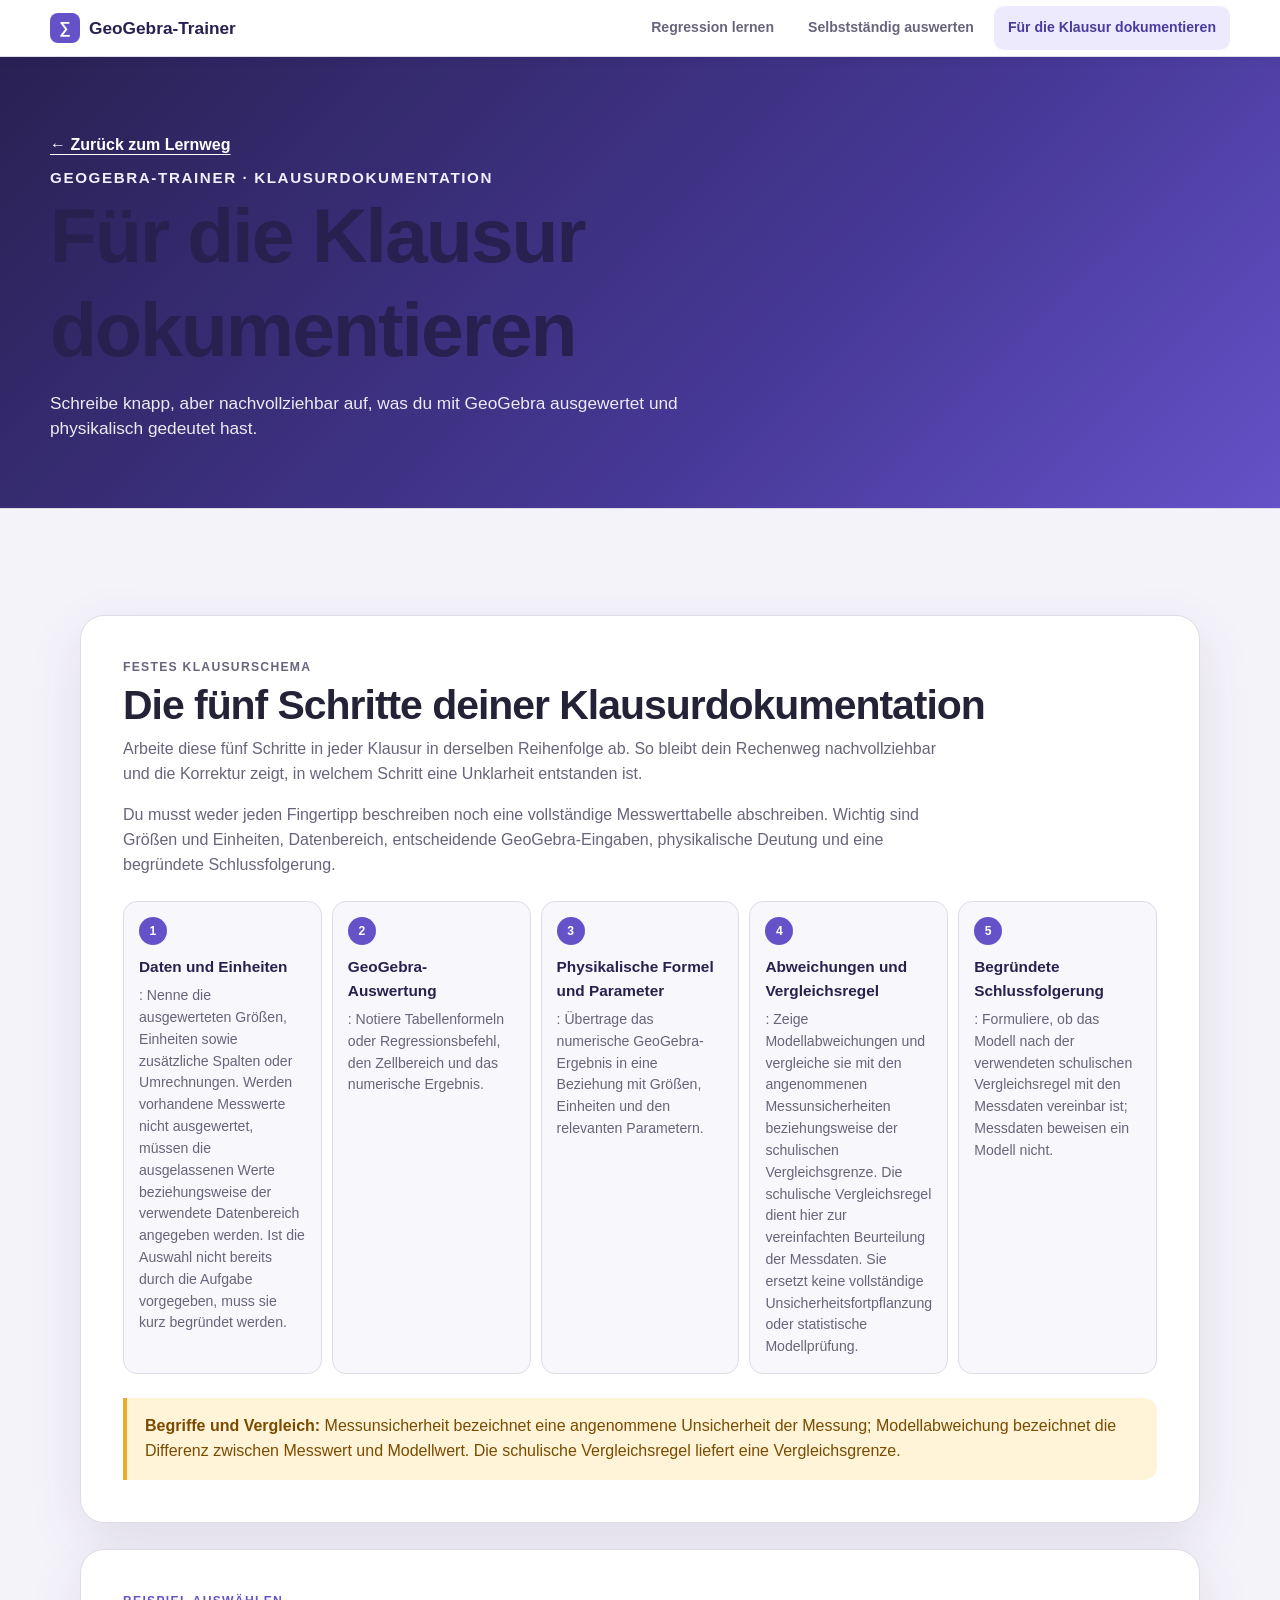
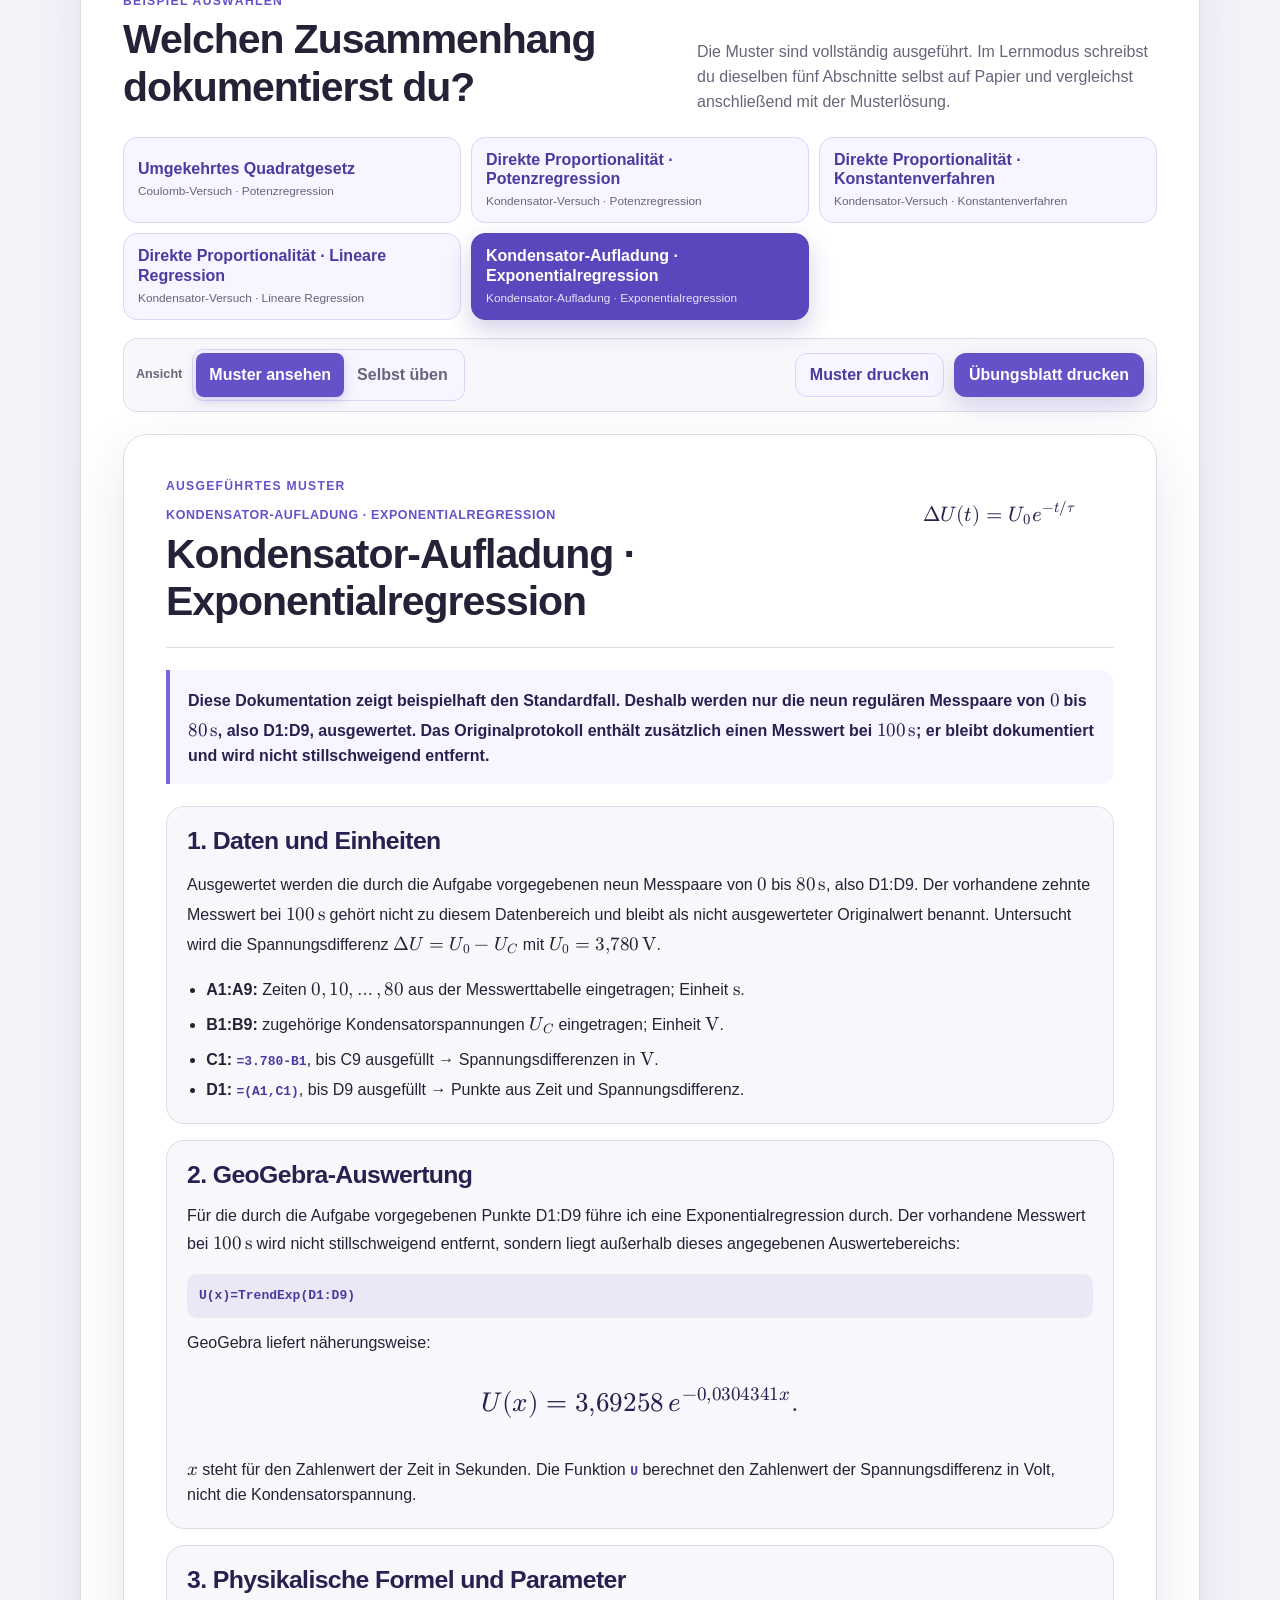
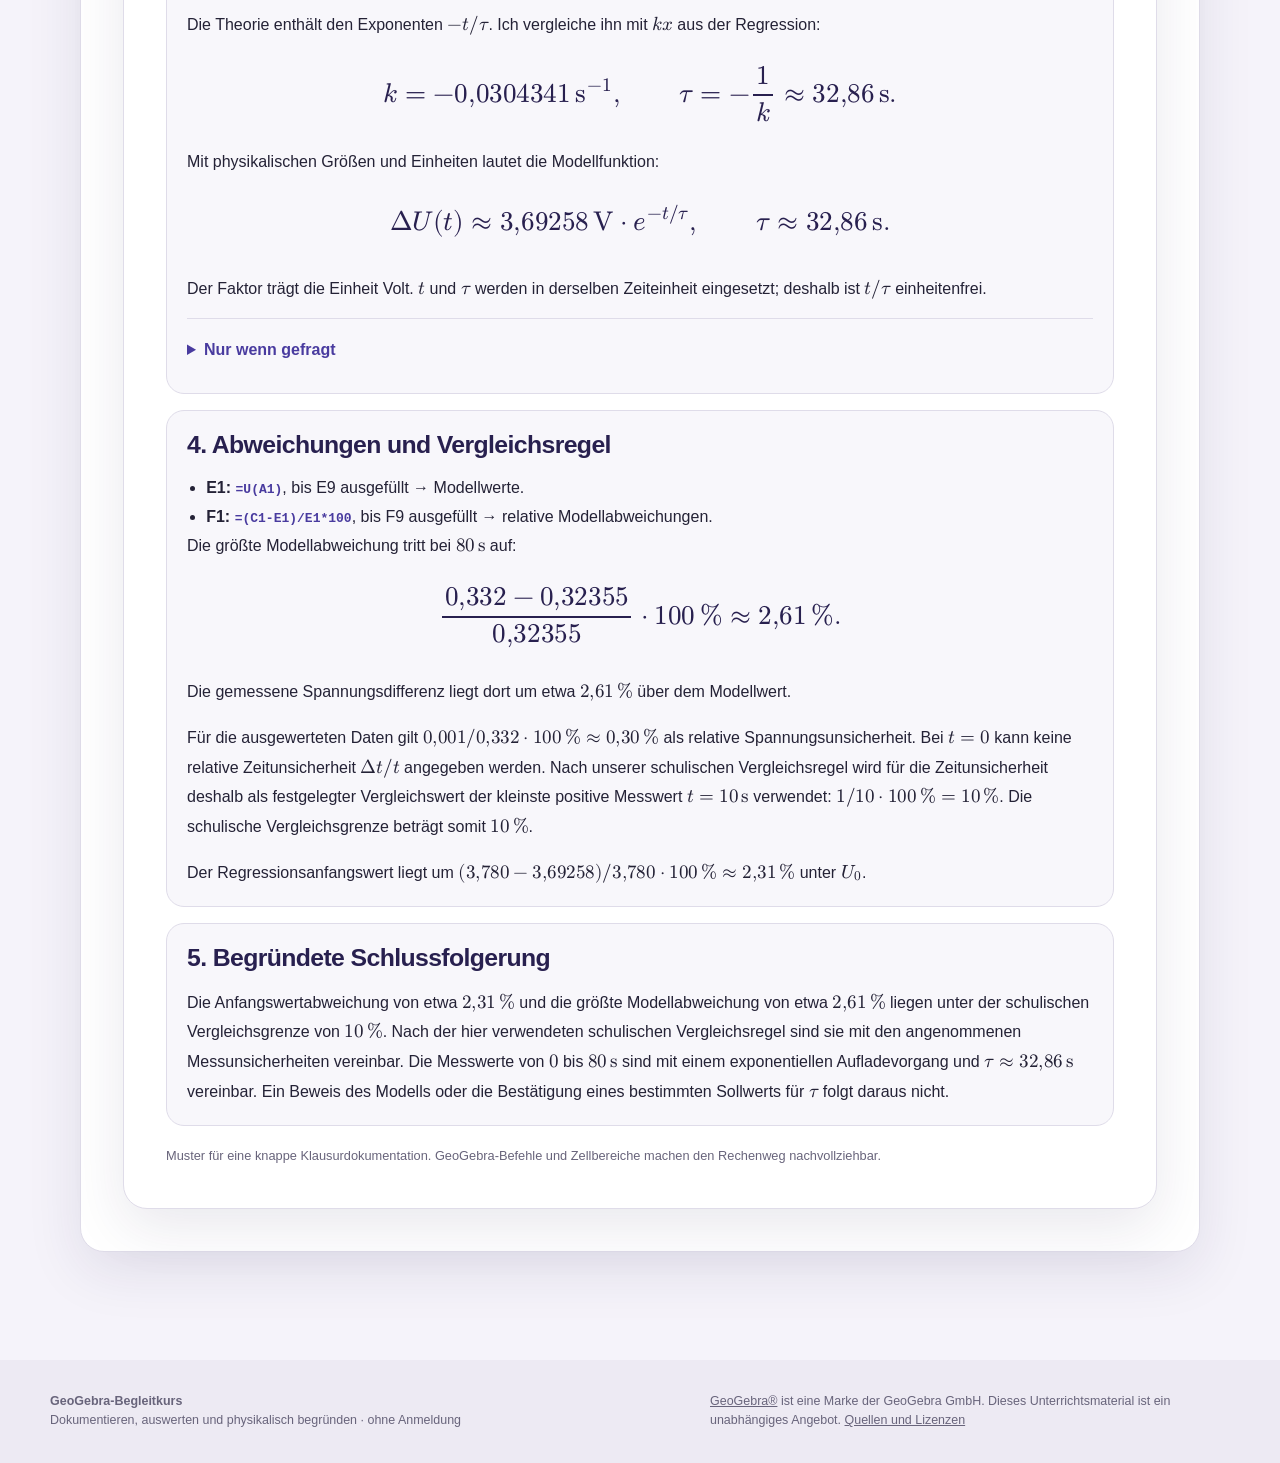
<file: dokumentation.html>
<!doctype html>
<html lang="de">
<head>
  <meta charset="utf-8">
  <meta name="viewport" content="width=device-width, initial-scale=1, viewport-fit=cover">
  <meta name="theme-color" content="#6552c8">
  <meta name="robots" content="noindex, nofollow, noarchive, nosnippet, noimageindex">
  <meta name="description" content="Kompakte Klausurdokumentationen zu fünf GeoGebra-Auswertungswegen in der Physik.">
  <title>GeoGebra-Trainer · Für die Klausur dokumentieren</title>
  <link rel="preload" href="./assets/vendor/mathjax/tex-chtml.js" as="script">
  <link rel="stylesheet" href="./style.css">
</head>
<body class="documentation-page" data-print-target="screen" data-math-state="loading">
  <a class="skip-link" href="#main">Zum Inhalt springen</a>

  <nav class="site-nav" aria-label="Hauptnavigation">
    <div class="wrap site-nav-inner">
      <a class="nav-brand" href="./index.html"><span class="brand-mark" aria-hidden="true">∑</span> GeoGebra-Trainer</a>
      <ul class="nav-menu">
        <li><a class="nav-link" data-nav="learn" href="./index.html">Regression lernen</a></li>
        <li><a class="nav-link" data-nav="practice" href="./selbst-auswerten.html">Selbstständig auswerten</a></li>
        <li><a class="nav-link" data-nav="documentation" href="./dokumentation.html" aria-current="page">Für die Klausur dokumentieren</a></li>
      </ul>
    </div>
  </nav>

  <header class="documentation-header">
    <div class="wrap documentation-header-inner">
      <a id="documentationBack" class="documentation-back" href="./index.html#course">← Zurück zum Lernweg</a>
      <p class="eyebrow">GeoGebra-Trainer · Klausurdokumentation</p>
      <h1>Für die Klausur dokumentieren</h1>
      <p>Schreibe knapp, aber nachvollziehbar auf, was du mit GeoGebra ausgewertet und physikalisch gedeutet hast.</p>
    </div>
  </header>

  <main id="main" class="documentation-main wrap">
    <section class="documentation-intro" aria-labelledby="documentation-intro-title">
      <p class="mini-label">Festes Klausurschema</p>
      <h2 id="documentation-intro-title">Die fünf Schritte deiner Klausurdokumentation</h2>
      <p>Arbeite diese fünf Schritte in jeder Klausur in derselben Reihenfolge ab. So bleibt dein Rechenweg nachvollziehbar und die Korrektur zeigt, in welchem Schritt eine Unklarheit entstanden ist.</p>
      <p>Du musst weder jeden Fingertipp beschreiben noch eine vollständige Messwerttabelle abschreiben. Wichtig sind Größen und Einheiten, Datenbereich, entscheidende GeoGebra-Eingaben, physikalische Deutung und eine begründete Schlussfolgerung.</p>
      <ol id="documentationGuide" class="documentation-guide"></ol>
      <aside class="documentation-note">
        <strong>Begriffe und Vergleich:</strong> Messunsicherheit bezeichnet eine angenommene Unsicherheit der Messung; Modellabweichung bezeichnet die Differenz zwischen Messwert und Modellwert. Die schulische Vergleichsregel liefert eine Vergleichsgrenze.
      </aside>
    </section>

    <section class="documentation-workspace" aria-labelledby="documentation-selection-title">
      <div class="section-heading documentation-heading">
        <div>
          <p class="eyebrow">Beispiel auswählen</p>
          <h2 id="documentation-selection-title">Welchen Zusammenhang dokumentierst du?</h2>
        </div>
        <p class="section-intro">Die Muster sind vollständig ausgeführt. Im Lernmodus schreibst du dieselben fünf Abschnitte selbst auf Papier und vergleichst anschließend mit der Musterlösung.</p>
      </div>

      <div id="documentationExamples" class="documentation-example-picker" role="group" aria-label="Dokumentationsbeispiel auswählen"></div>

      <div class="documentation-tools" aria-label="Ansicht und Druck">
        <div class="mode-control">
          <span class="mode-label">Ansicht</span>
          <div class="mode-switch" role="group" aria-label="Dokumentationsansicht">
            <button id="modelViewBtn" type="button" aria-pressed="true">Muster ansehen</button>
            <button id="practiceViewBtn" type="button" aria-pressed="false">Selbst üben</button>
          </div>
        </div>
        <div class="documentation-print-actions">
          <button id="printModelBtn" class="button secondary compact" type="button">Muster drucken</button>
          <button id="printWorksheetBtn" class="button primary compact" type="button">Übungsblatt drucken</button>
        </div>
      </div>

      <p id="documentationStatus" class="sr-only" role="status" aria-live="polite"></p>
      <p id="documentationMathLoading" class="documentation-math-loading" role="status" aria-live="polite">Formeln werden vorbereitet …</p>

      <section id="documentationModel" class="documentation-view" aria-label="Ausgeführte Musterdokumentation"></section>
      <section id="documentationPractice" class="documentation-view" aria-label="Lernmodus: Dokumentation auf Papier üben" hidden></section>
      <section id="documentationWorksheet" class="documentation-worksheet-root" aria-label="Druckbare Übungsblätter" hidden></section>
    </section>
  </main>

  <footer class="site-footer documentation-footer">
    <div class="wrap footer-inner">
      <p><strong>GeoGebra-Begleitkurs</strong><br>Dokumentieren, auswerten und physikalisch begründen · ohne Anmeldung</p>
      <p><a href="https://www.geogebra.org/">GeoGebra®</a> ist eine Marke der GeoGebra GmbH. Dieses Unterrichtsmaterial ist ein unabhängiges Angebot. <a href="./THIRD_PARTY_NOTICES.md">Quellen und Lizenzen</a></p>
    </div>
  </footer>

  <noscript>Für die Beispielauswahl und die Druckansichten wird JavaScript benötigt.</noscript>
  <script type="module" src="./dokumentation.js?v=20261001-1"></script>
</body>
</html>
</file>
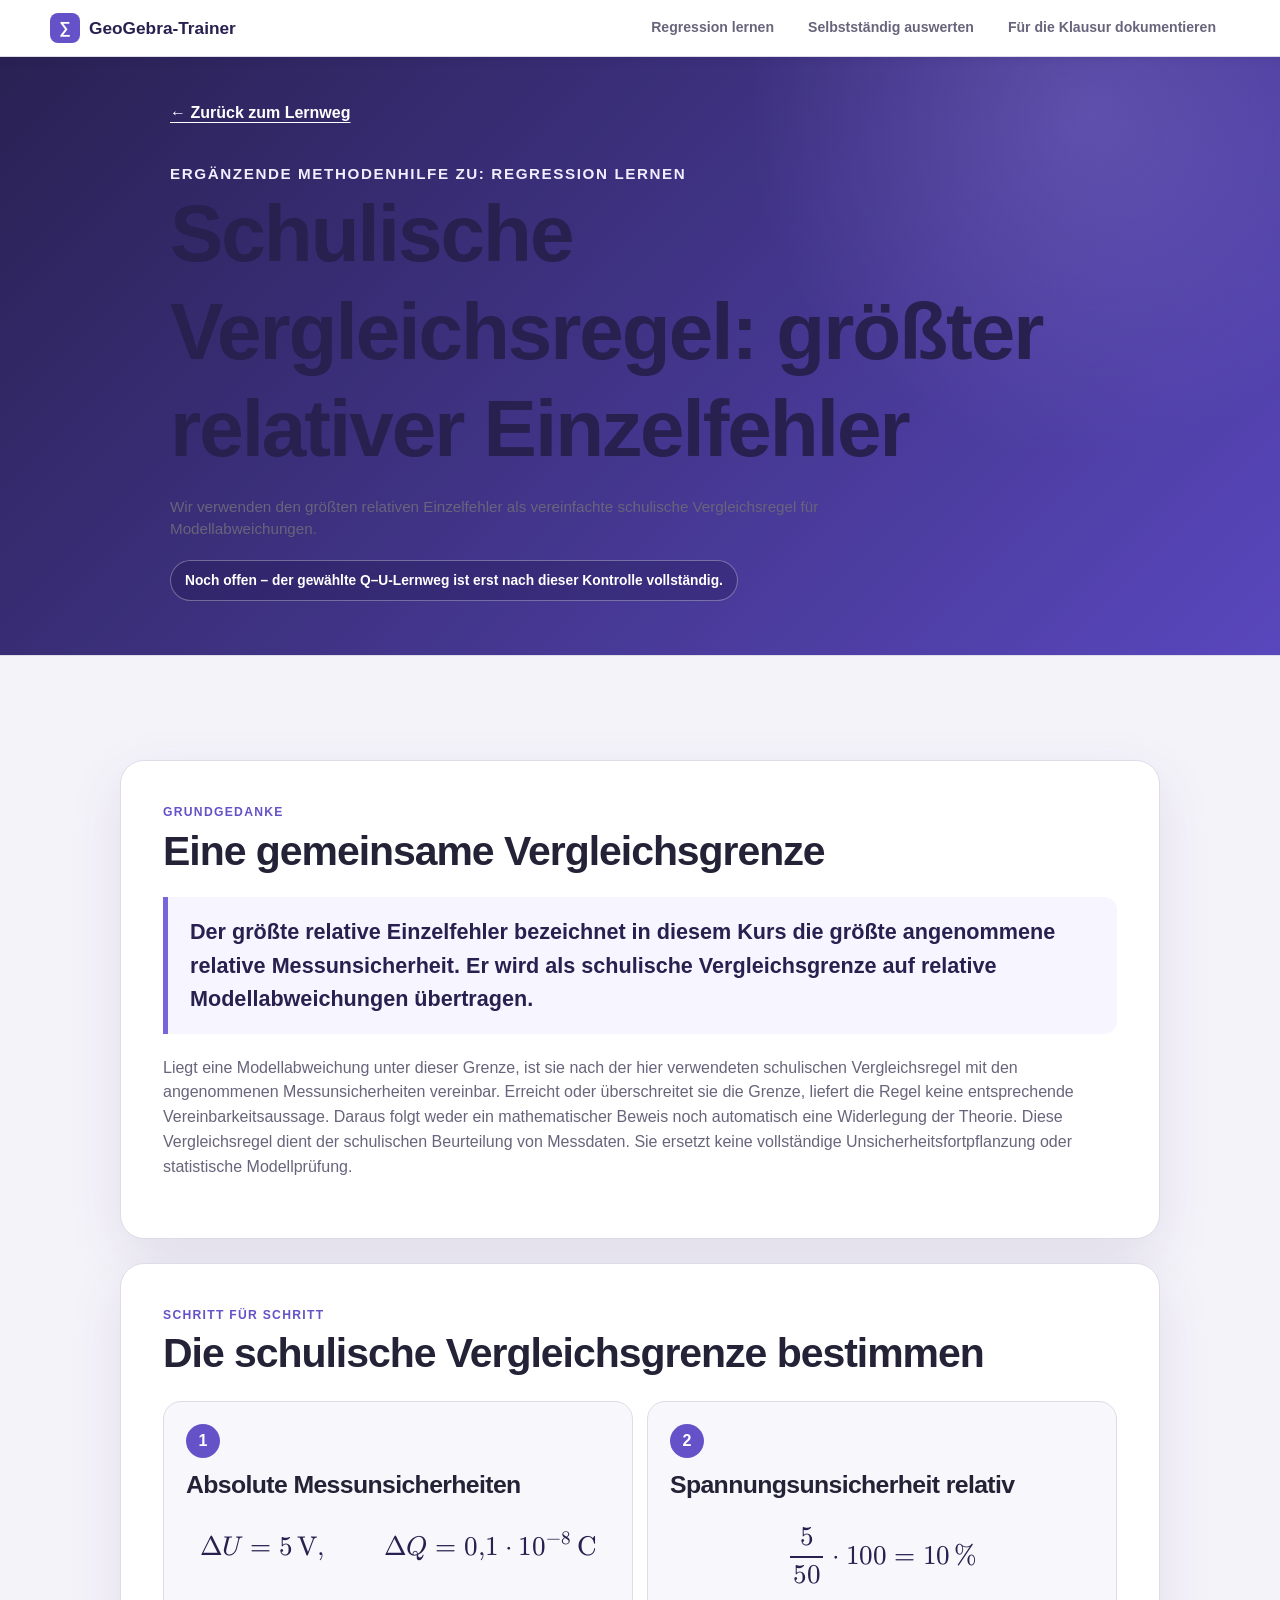
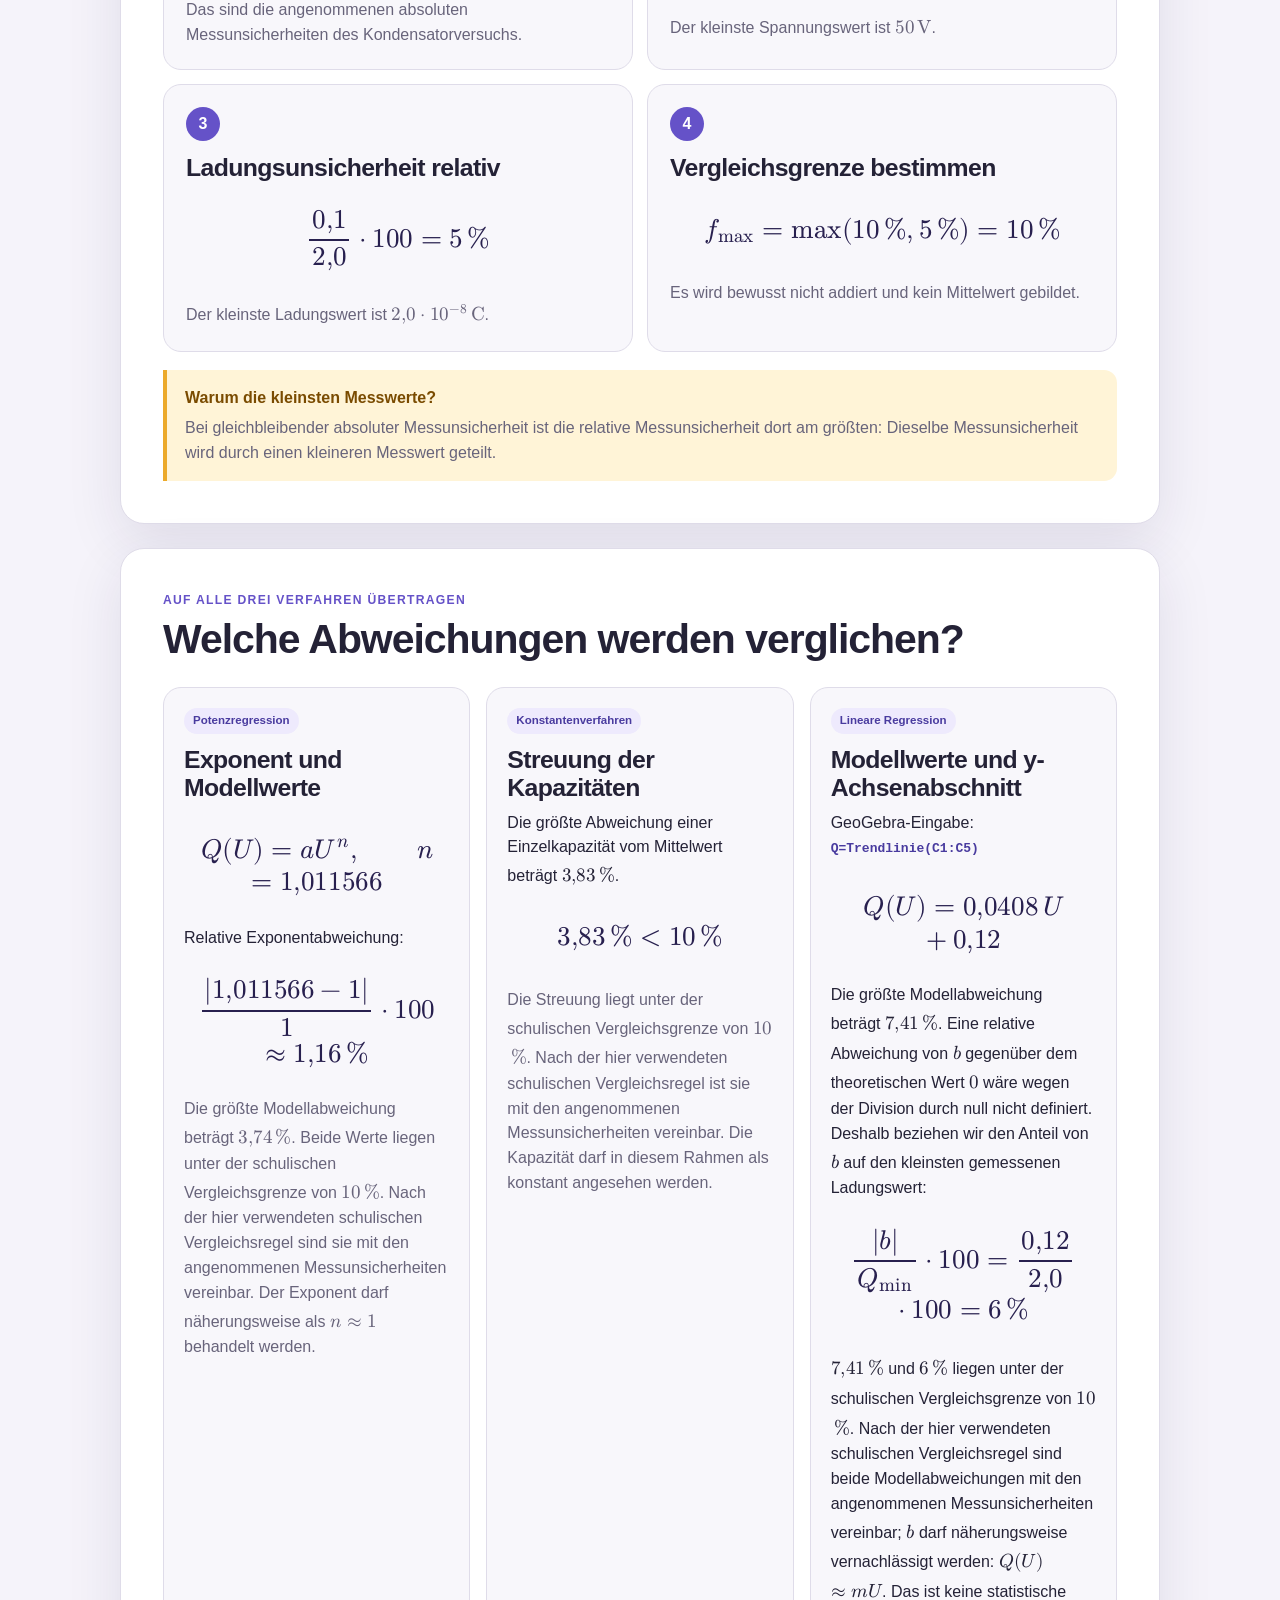
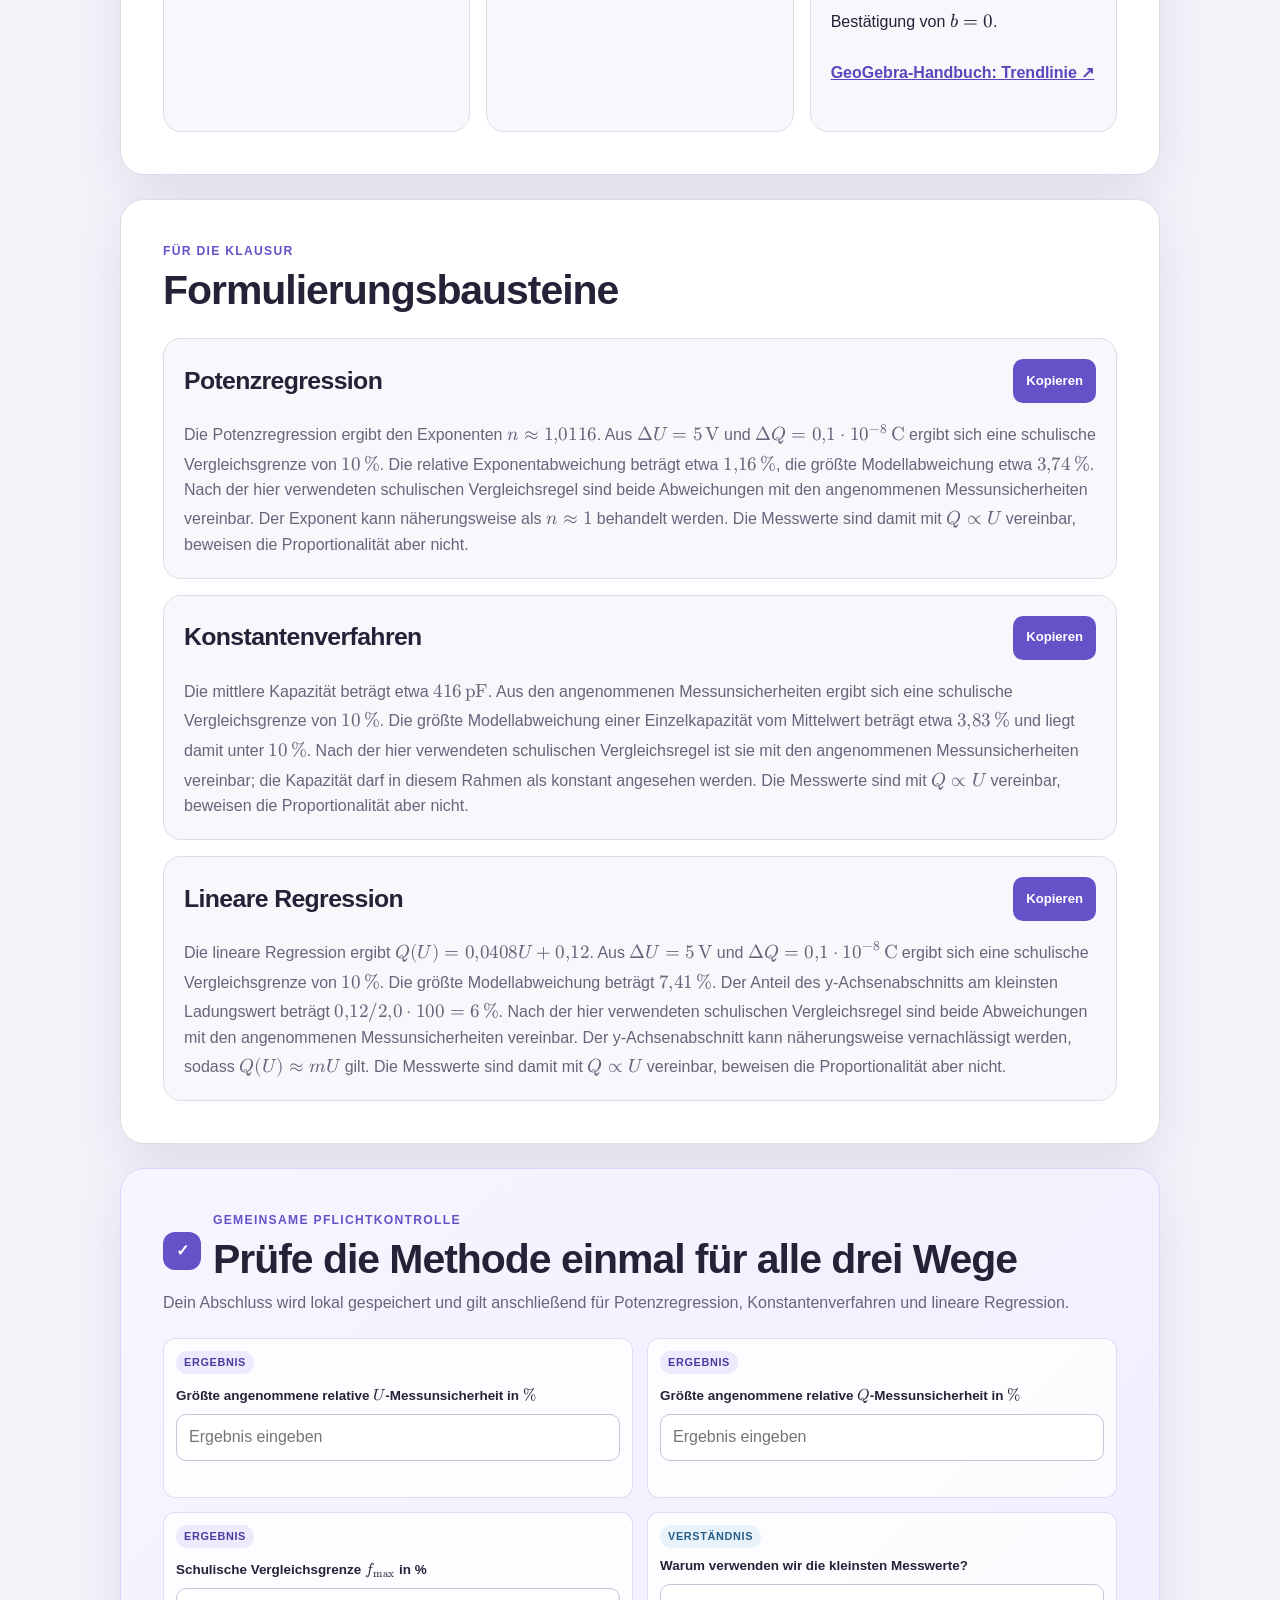
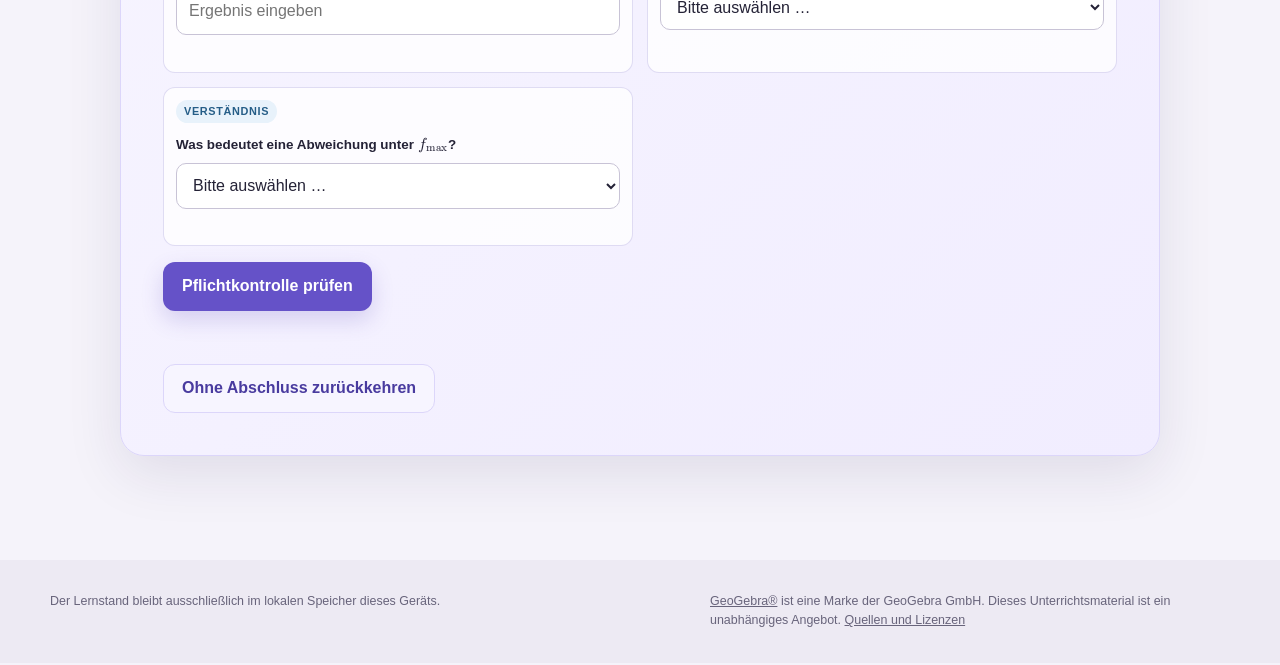
<file: groesster-einzelfehler.html>
<!doctype html>
<html lang="de">
<head>
  <meta charset="utf-8">
  <meta name="viewport" content="width=device-width, initial-scale=1">
  <meta name="robots" content="noindex, nofollow, noarchive, nosnippet, noimageindex">
  <title>GeoGebra-Trainer · Schulische Vergleichsregel</title>
  <link rel="preload" href="./assets/vendor/mathjax/tex-chtml.js" as="script">
  <link rel="stylesheet" href="./style.css">
</head>
<body class="error-method-page">
  <a class="skip-link" href="#main">Zum Inhalt springen</a>

  <nav class="site-nav" aria-label="Hauptnavigation">
    <div class="wrap site-nav-inner">
      <a class="nav-brand" href="./index.html"><span class="brand-mark" aria-hidden="true">∑</span> GeoGebra-Trainer</a>
      <ul class="nav-menu">
        <li><a class="nav-link" data-nav="learn" href="./index.html">Regression lernen</a></li>
        <li><a class="nav-link" data-nav="practice" href="./selbst-auswerten.html">Selbstständig auswerten</a></li>
        <li><a class="nav-link" data-nav="documentation" href="./dokumentation.html">Für die Klausur dokumentieren</a></li>
      </ul>
    </div>
  </nav>

  <header class="method-header">
    <div class="wrap method-header-inner">
      <a id="returnLink" class="method-back-link" href="./index.html#course">← Zurück zum Lernweg</a>
      <p class="eyebrow">Ergänzende Methodenhilfe zu: Regression lernen</p>
      <h1>Schulische Vergleichsregel: größter relativer Einzelfehler</h1>
      <p class="hero-lead">Wir verwenden den größten relativen Einzelfehler als vereinfachte schulische Vergleichsregel für Modellabweichungen.</p>
      <div id="moduleStatus" class="method-status" role="status" aria-live="polite"></div>
    </div>
  </header>

  <main id="main" class="wrap method-main">
    <section class="method-intro" aria-labelledby="idea-title">
      <p class="mini-label">Grundgedanke</p>
      <h2 id="idea-title">Eine gemeinsame Vergleichsgrenze</h2>
      <blockquote>Der größte relative Einzelfehler bezeichnet in diesem Kurs die größte angenommene relative Messunsicherheit. Er wird als schulische Vergleichsgrenze auf relative Modellabweichungen übertragen.</blockquote>
      <p>Liegt eine Modellabweichung unter dieser Grenze, ist sie nach der hier verwendeten schulischen Vergleichsregel mit den angenommenen Messunsicherheiten vereinbar. Erreicht oder überschreitet sie die Grenze, liefert die Regel keine entsprechende Vereinbarkeitsaussage. Daraus folgt weder ein mathematischer Beweis noch automatisch eine Widerlegung der Theorie. Diese Vergleichsregel dient der schulischen Beurteilung von Messdaten. Sie ersetzt keine vollständige Unsicherheitsfortpflanzung oder statistische Modellprüfung.</p>
    </section>

    <section class="method-section" aria-labelledby="calculation-title">
      <p class="mini-label">Schritt für Schritt</p>
      <h2 id="calculation-title">Die schulische Vergleichsgrenze bestimmen</h2>
      <div class="calculation-flow">
        <article><span>1</span><h3>Absolute Messunsicherheiten</h3><p class="display-equation">\[\Delta U=5\,\mathrm V,\qquad \Delta Q=0{,}1\cdot10^{-8}\,\mathrm C\]</p><p>Das sind die angenommenen absoluten Messunsicherheiten des Kondensatorversuchs.</p></article>
        <article><span>2</span><h3>Spannungsunsicherheit relativ</h3><p class="display-equation">\[\frac{5}{50}\cdot100=10\,\%\]</p><p>Der kleinste Spannungswert ist \(50\,\mathrm V\).</p></article>
        <article><span>3</span><h3>Ladungsunsicherheit relativ</h3><p class="display-equation">\[\frac{0{,}1}{2{,}0}\cdot100=5\,\%\]</p><p>Der kleinste Ladungswert ist \(2{,}0\cdot10^{-8}\,\mathrm C\).</p></article>
        <article><span>4</span><h3>Vergleichsgrenze bestimmen</h3><p class="display-equation">\[f_{\max}=\max(10\,\%,5\,\%)=10\,\%\]</p><p>Es wird bewusst nicht addiert und kein Mittelwert gebildet.</p></article>
      </div>
      <aside class="method-note"><strong>Warum die kleinsten Messwerte?</strong><p>Bei gleichbleibender absoluter Messunsicherheit ist die relative Messunsicherheit dort am größten: Dieselbe Messunsicherheit wird durch einen kleineren Messwert geteilt.</p></aside>
    </section>

    <section class="method-section" aria-labelledby="application-title">
      <p class="mini-label">Auf alle drei Verfahren übertragen</p>
      <h2 id="application-title">Welche Abweichungen werden verglichen?</h2>
      <div class="application-grid">
        <article>
          <p class="method-tag">Potenzregression</p>
          <h3>Exponent und Modellwerte</h3>
          <p class="display-equation">\[Q(U)=aU^n,\qquad n=1{,}011566\]</p>
          <p>Relative Exponentabweichung:</p>
          <p class="display-equation">\[\frac{|1{,}011566-1|}{1}\cdot100\approx1{,}16\,\%\]</p>
          <p>Die größte Modellabweichung beträgt \(3{,}74\,\%\). Beide Werte liegen unter der schulischen Vergleichsgrenze von \(10\,\%\). Nach der hier verwendeten schulischen Vergleichsregel sind sie mit den angenommenen Messunsicherheiten vereinbar. Der Exponent darf näherungsweise als \(n\approx1\) behandelt werden.</p>
        </article>
        <article>
          <p class="method-tag">Konstantenverfahren</p>
          <h3>Streuung der Kapazitäten</h3>
          <p>Die größte Abweichung einer Einzelkapazität vom Mittelwert beträgt \(3{,}83\,\%\).</p>
          <p class="display-equation">\[3{,}83\,\%<10\,\%\]</p>
          <p>Die Streuung liegt unter der schulischen Vergleichsgrenze von \(10\,\%\). Nach der hier verwendeten schulischen Vergleichsregel ist sie mit den angenommenen Messunsicherheiten vereinbar. Die Kapazität darf in diesem Rahmen als konstant angesehen werden.</p>
        </article>
        <article>
          <p class="method-tag">Lineare Regression</p>
          <h3>Modellwerte und y-Achsenabschnitt</h3>
          <p>GeoGebra-Eingabe: <code>Q=Trendlinie(C1:C5)</code></p>
          <p class="display-equation">\[Q(U)=0{,}0408\,U+0{,}12\]</p>
          <p>Die größte Modellabweichung beträgt \(7{,}41\,\%\). Eine relative Abweichung von \(b\) gegenüber dem theoretischen Wert \(0\) wäre wegen der Division durch null nicht definiert. Deshalb beziehen wir den Anteil von \(b\) auf den kleinsten gemessenen Ladungswert:</p>
          <p class="display-equation">\[\frac{|b|}{Q_{\min}}\cdot100=\frac{0{,}12}{2{,}0}\cdot100=6\,\%\]</p>
          <p>\(7{,}41\,\%\) und \(6\,\%\) liegen unter der schulischen Vergleichsgrenze von \(10\,\%\). Nach der hier verwendeten schulischen Vergleichsregel sind beide Modellabweichungen mit den angenommenen Messunsicherheiten vereinbar; \(b\) darf näherungsweise vernachlässigt werden: \(Q(U)\approx mU\). Das ist keine statistische Bestätigung von \(b=0\).</p>
          <p class="source-link"><a href="https://geogebra.github.io/docs/manual/de/commands/Trendlinie/" target="_blank" rel="noopener">GeoGebra-Handbuch: Trendlinie ↗</a></p>
        </article>
      </div>
    </section>

    <section class="method-section" aria-labelledby="phrases-title">
      <p class="mini-label">Für die Klausur</p>
      <h2 id="phrases-title">Formulierungsbausteine</h2>
      <div class="phrase-list">
        <article>
          <div><h3>Potenzregression</h3><button class="copy-button" type="button" data-copy-target="phrase-power">Kopieren</button></div>
          <p id="phrase-power">Die Potenzregression ergibt den Exponenten \(n\approx1{,}0116\). Aus \(\Delta U=5\,\mathrm V\) und \(\Delta Q=0{,}1\cdot10^{-8}\,\mathrm C\) ergibt sich eine schulische Vergleichsgrenze von \(10\,\%\). Die relative Exponentabweichung beträgt etwa \(1{,}16\,\%\), die größte Modellabweichung etwa \(3{,}74\,\%\). Nach der hier verwendeten schulischen Vergleichsregel sind beide Abweichungen mit den angenommenen Messunsicherheiten vereinbar. Der Exponent kann näherungsweise als \(n\approx1\) behandelt werden. Die Messwerte sind damit mit \(Q\propto U\) vereinbar, beweisen die Proportionalität aber nicht.</p>
        </article>
        <article>
          <div><h3>Konstantenverfahren</h3><button class="copy-button" type="button" data-copy-target="phrase-constants">Kopieren</button></div>
          <p id="phrase-constants">Die mittlere Kapazität beträgt etwa \(416\,\mathrm{pF}\). Aus den angenommenen Messunsicherheiten ergibt sich eine schulische Vergleichsgrenze von \(10\,\%\). Die größte Modellabweichung einer Einzelkapazität vom Mittelwert beträgt etwa \(3{,}83\,\%\) und liegt damit unter \(10\,\%\). Nach der hier verwendeten schulischen Vergleichsregel ist sie mit den angenommenen Messunsicherheiten vereinbar; die Kapazität darf in diesem Rahmen als konstant angesehen werden. Die Messwerte sind mit \(Q\propto U\) vereinbar, beweisen die Proportionalität aber nicht.</p>
        </article>
        <article>
          <div><h3>Lineare Regression</h3><button class="copy-button" type="button" data-copy-target="phrase-linear">Kopieren</button></div>
          <p id="phrase-linear">Die lineare Regression ergibt \(Q(U)=0{,}0408U+0{,}12\). Aus \(\Delta U=5\,\mathrm V\) und \(\Delta Q=0{,}1\cdot10^{-8}\,\mathrm C\) ergibt sich eine schulische Vergleichsgrenze von \(10\,\%\). Die größte Modellabweichung beträgt \(7{,}41\,\%\). Der Anteil des y-Achsenabschnitts am kleinsten Ladungswert beträgt \(0{,}12/2{,}0\cdot100=6\,\%\). Nach der hier verwendeten schulischen Vergleichsregel sind beide Abweichungen mit den angenommenen Messunsicherheiten vereinbar. Der y-Achsenabschnitt kann näherungsweise vernachlässigt werden, sodass \(Q(U)\approx mU\) gilt. Die Messwerte sind damit mit \(Q\propto U\) vereinbar, beweisen die Proportionalität aber nicht.</p>
        </article>
      </div>
      <p id="copyMethodStatus" class="sr-only" role="status" aria-live="polite"></p>
    </section>

    <section class="method-checkpoint" aria-labelledby="method-check-title">
      <div class="checkpoint-heading"><span class="checkpoint-icon" aria-hidden="true">✓</span><div><p class="mini-label">Gemeinsame Pflichtkontrolle</p><h2 id="method-check-title">Prüfe die Methode einmal für alle drei Wege</h2></div></div>
      <p>Dein Abschluss wird lokal gespeichert und gilt anschließend für Potenzregression, Konstantenverfahren und lineare Regression.</p>
      <form id="methodCheckForm" novalidate>
        <div class="checkpoint-fields">
          <div class="checkpoint-field result"><span class="check-kind">Ergebnis</span><label class="field" for="uError"><span>Größte angenommene relative \(U\)-Messunsicherheit in \(\%\)</span><input id="uError" name="uError" type="text" inputmode="decimal" placeholder="Ergebnis eingeben" aria-describedby="feedback-uError"></label><p id="feedback-uError" class="field-feedback" aria-live="polite"></p></div>
          <div class="checkpoint-field result"><span class="check-kind">Ergebnis</span><label class="field" for="qError"><span>Größte angenommene relative \(Q\)-Messunsicherheit in \(\%\)</span><input id="qError" name="qError" type="text" inputmode="decimal" placeholder="Ergebnis eingeben" aria-describedby="feedback-qError"></label><p id="feedback-qError" class="field-feedback" aria-live="polite"></p></div>
          <div class="checkpoint-field result"><span class="check-kind">Ergebnis</span><label class="field" for="maxError"><span>Schulische Vergleichsgrenze \(f_{\max}\) in %</span><input id="maxError" name="maxError" type="text" inputmode="decimal" placeholder="Ergebnis eingeben" aria-describedby="feedback-maxError"></label><p id="feedback-maxError" class="field-feedback" aria-live="polite"></p></div>
          <div class="checkpoint-field understanding"><span class="check-kind">Verständnis</span><label class="field" for="minimumReason"><span>Warum verwenden wir die kleinsten Messwerte?</span><select id="minimumReason" name="minimumReason" aria-describedby="feedback-minimumReason"><option value="">Bitte auswählen …</option><option value="largest-relative">Bei gleicher angenommener absoluter Messunsicherheit ist dort die relative Messunsicherheit am größten.</option><option value="smallest-error">Dort ist auch die absolute Messunsicherheit am kleinsten.</option><option value="geogebra">GeoGebra verlangt immer den kleinsten Wert.</option></select></label><p id="feedback-minimumReason" class="field-feedback" aria-live="polite"></p></div>
          <div class="checkpoint-field understanding"><span class="check-kind">Verständnis</span><label class="field" for="methodMeaning"><span>Was bedeutet eine Abweichung unter \(f_{\max}\)?</span><select id="methodMeaning" name="methodMeaning" aria-describedby="feedback-methodMeaning"><option value="">Bitte auswählen …</option><option value="explainable">Nach dieser schulischen Vergleichsregel ist sie mit den angenommenen Messunsicherheiten vereinbar; sie beweist nichts.</option><option value="proven">Die Theorie ist damit mathematisch bewiesen.</option><option value="zero">Die tatsächliche Abweichung ist null.</option></select></label><p id="feedback-methodMeaning" class="field-feedback" aria-live="polite"></p></div>
        </div>
        <button class="button primary" type="submit">Pflichtkontrolle prüfen</button>
      </form>
      <p id="methodCheckFeedback" class="feedback" role="status" aria-live="polite"></p>
      <a id="returnToCourse" class="button secondary method-return" href="./index.html#course">Zum gewählten Lernweg zurückkehren</a>
    </section>
  </main>

  <footer class="site-footer"><div class="wrap footer-inner"><p>Der Lernstand bleibt ausschließlich im lokalen Speicher dieses Geräts.</p><p><a href="https://www.geogebra.org/">GeoGebra®</a> ist eine Marke der GeoGebra GmbH. Dieses Unterrichtsmaterial ist ein unabhängiges Angebot. <a href="./THIRD_PARTY_NOTICES.md">Quellen und Lizenzen</a></p></div></footer>
  <script type="module" src="./groesster-einzelfehler.js?v=20260920-1"></script>
</body>
</html>
</file>
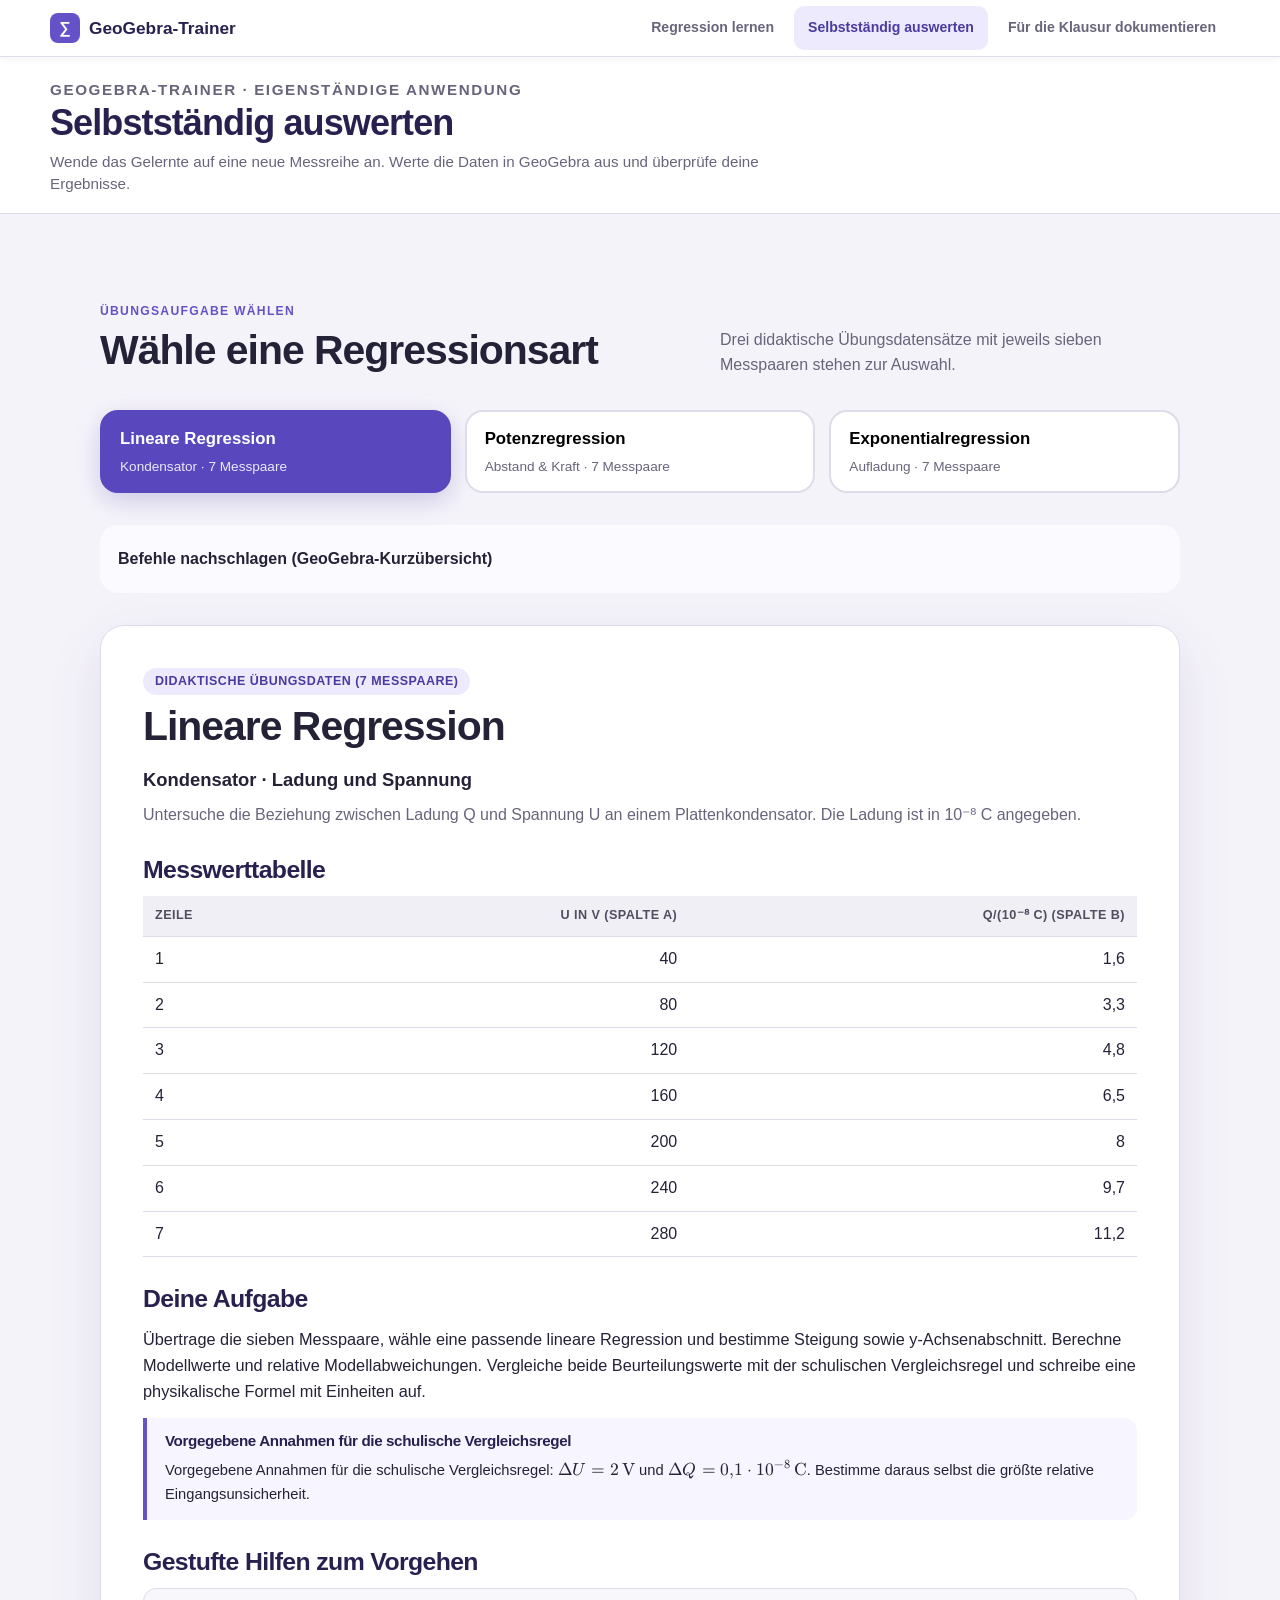
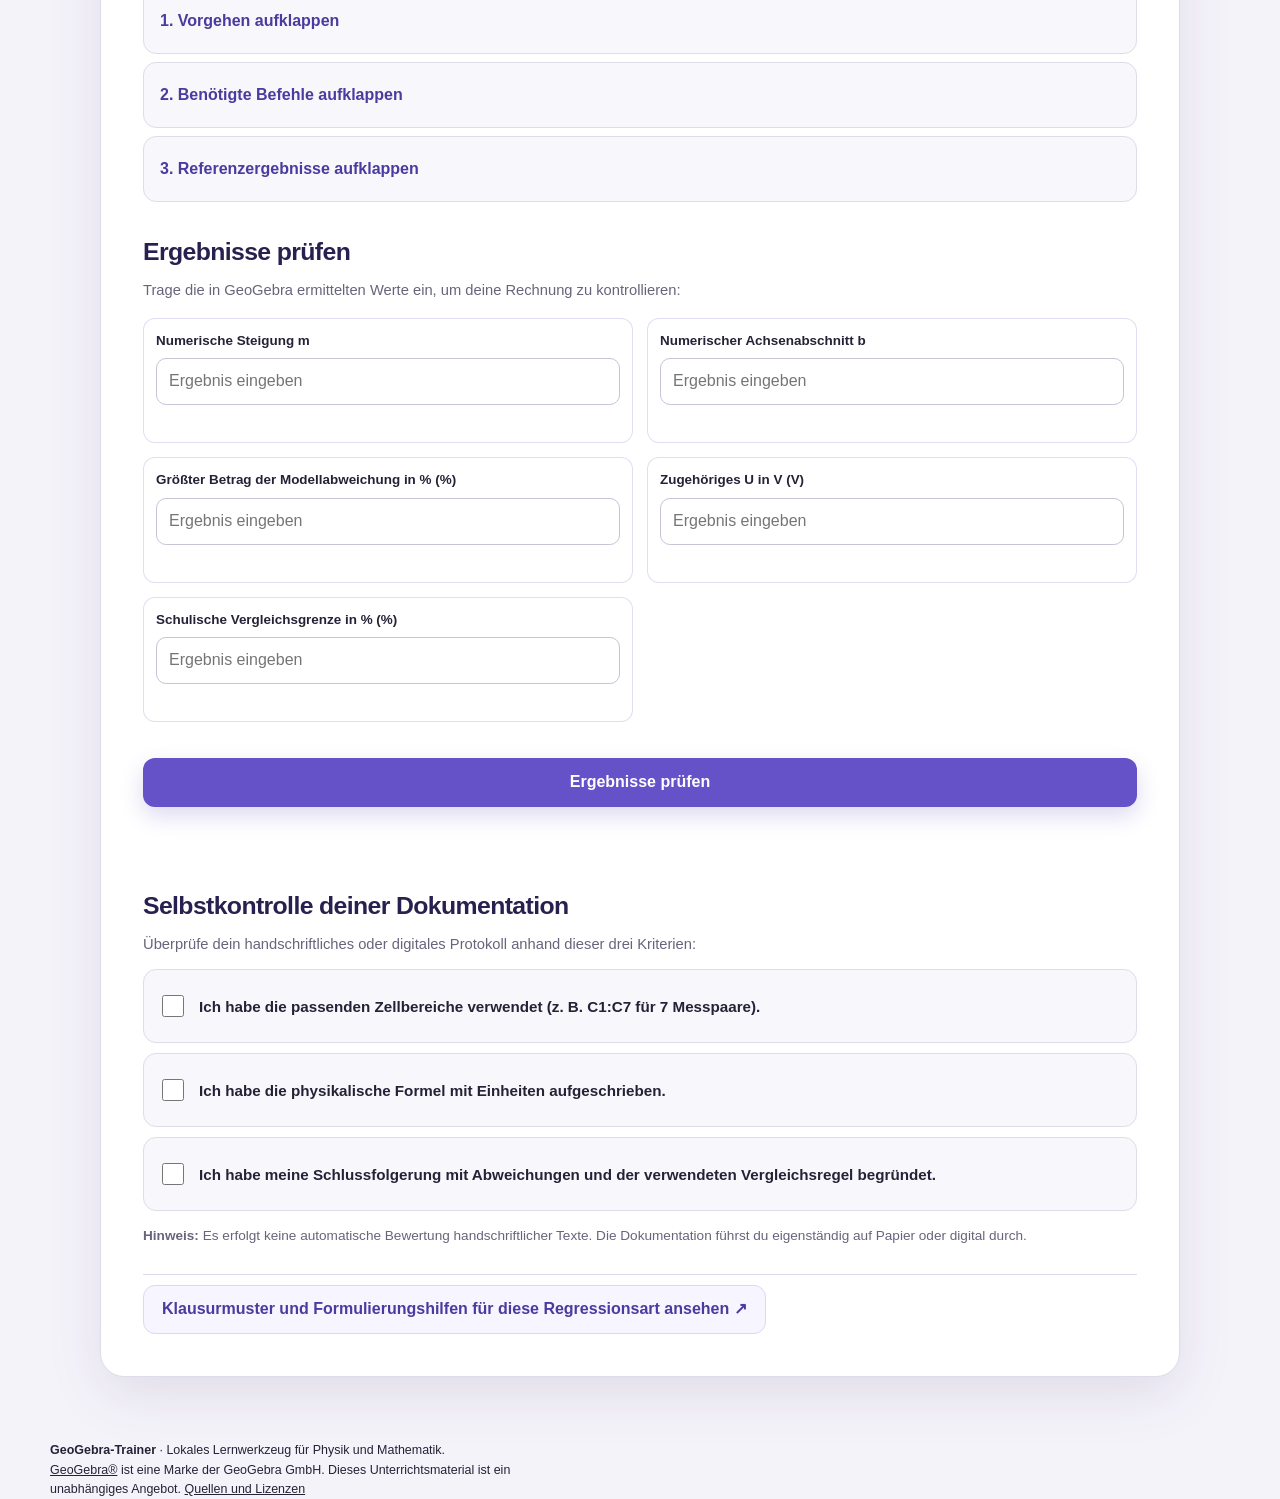
<file: selbst-auswerten.html>
<!doctype html>
<html lang="de">
<head>
  <meta charset="utf-8">
  <meta name="viewport" content="width=device-width, initial-scale=1, viewport-fit=cover">
  <meta name="theme-color" content="#6552c8">
  <meta name="robots" content="noindex, nofollow, noarchive, nosnippet, noimageindex">
  <meta name="description" content="GeoGebra-Trainer: Drei Übungsaufgaben zur selbstständigen Anwendung von Linear-, Potenz- und Exponentialregression.">
  <title>GeoGebra-Trainer · Selbstständig auswerten</title>
  <link rel="preload" href="./assets/vendor/mathjax/tex-chtml.js" as="script">
  <link rel="stylesheet" href="./style.css">
</head>
<body class="practice-page" data-math-state="loading">
  <a class="skip-link" href="#main">Zum Inhalt springen</a>

  <nav class="site-nav" aria-label="Hauptnavigation">
    <div class="wrap site-nav-inner">
      <a class="nav-brand" href="./index.html"><span class="brand-mark" aria-hidden="true">∑</span> GeoGebra-Trainer</a>
      <ul class="nav-menu">
        <li><a class="nav-link" data-nav="learn" href="./index.html">Regression lernen</a></li>
        <li><a class="nav-link" data-nav="practice" href="./selbst-auswerten.html" aria-current="page">Selbstständig auswerten</a></li>
        <li><a class="nav-link" data-nav="documentation" href="./dokumentation.html">Für die Klausur dokumentieren</a></li>
      </ul>
    </div>
  </nav>

  <header class="practice-header">
    <div class="wrap practice-header-inner">
      <p class="eyebrow">GeoGebra-Trainer · Eigenständige Anwendung</p>
      <h1>Selbstständig auswerten</h1>
      <p class="header-lead">Wende das Gelernte auf eine neue Messreihe an. Werte die Daten in GeoGebra aus und überprüfe deine Ergebnisse.</p>
    </div>
  </header>

  <main id="main" class="wrap practice-main">
    <section id="taskPicker" class="task-picker" aria-label="Aufgabe auswählen">
      <div class="section-heading">
        <div>
          <p class="eyebrow">Übungsaufgabe wählen</p>
          <h2 id="taskPickerTitle">Wähle eine Regressionsart</h2>
        </div>
        <p class="section-intro">Drei didaktische Übungsdatensätze mit jeweils sieben Messpaaren stehen zur Auswahl.</p>
      </div>
      <div id="taskChoiceList" class="task-choice-list" role="tablist" aria-label="Aufgaben">
        <button id="taskBtn-linear-7" class="task-choice-btn" type="button" role="tab" aria-selected="true" data-task-id="linear-7">
          <span>Lineare Regression</span>
          <small>Kondensator · 7 Messpaare</small>
        </button>
        <button id="taskBtn-power-7" class="task-choice-btn" type="button" role="tab" aria-selected="false" data-task-id="power-7">
          <span>Potenzregression</span>
          <small>Abstand &amp; Kraft · 7 Messpaare</small>
        </button>
        <button id="taskBtn-exponential-7" class="task-choice-btn" type="button" role="tab" aria-selected="false" data-task-id="exponential-7">
          <span>Exponentialregression</span>
          <small>Aufladung · 7 Messpaare</small>
        </button>
      </div>
    </section>

    <details id="cheatSheet" class="cheat-sheet-box">
      <summary class="cheat-sheet-summary">Befehle nachschlagen (GeoGebra-Kurzübersicht)</summary>
      <div id="cheatSheetContent" class="cheat-sheet-content"></div>
    </details>

    <section id="taskWorkspace" class="task-workspace" aria-labelledby="taskTitle">
      <div id="taskContent" class="task-content"></div>
    </section>
  </main>

  <footer class="footer">
    <div class="wrap footer-inner">
      <div>
        <p><strong>GeoGebra-Trainer</strong> · Lokales Lernwerkzeug für Physik und Mathematik.</p>
        <p><a href="https://www.geogebra.org/">GeoGebra®</a> ist eine Marke der GeoGebra GmbH. Dieses Unterrichtsmaterial ist ein unabhängiges Angebot. <a href="./THIRD_PARTY_NOTICES.md">Quellen und Lizenzen</a></p>
      </div>
    </div>
  </footer>

  <script type="module" src="./selbst-auswerten.js"></script>
</body>
</html>
</file>
<file: style.css>
:root {
  color-scheme: light;
  --ink: #242236;
  --muted: #68647b;
  --violet-950: #28204f;
  --violet-800: #493b9f;
  --violet-700: #5947bd;
  --violet-600: #6552c8;
  --violet-500: #7865d8;
  --violet-200: #dcd6fa;
  --violet-100: #eeeafd;
  --violet-50: #f7f5ff;
  --mint: #dff6e8;
  --green: #16613b;
  --amber-100: #fff4d7;
  --amber-700: #7a4b00;
  --red-100: #fdecec;
  --red-700: #8d2727;
  --surface: #ffffff;
  --surface-soft: #f8f7fb;
  --border: #dfdce9;
  --shadow: 0 18px 55px rgba(39, 31, 78, 0.1);
  --radius-xl: 24px;
  --radius-lg: 18px;
  --radius-md: 13px;
  --content: 1180px;
}

* { box-sizing: border-box; }

html {
  scroll-behavior: smooth;
  background: #f5f3fa;
  color: var(--ink);
  font-family: Inter, ui-sans-serif, -apple-system, BlinkMacSystemFont, "Segoe UI", sans-serif;
}

body { margin: 0; min-width: 320px; line-height: 1.55; }
button, input, select, textarea { font: inherit; }
button, a, summary, input, select, textarea { -webkit-tap-highlight-color: transparent; }
button, a.button, summary { touch-action: manipulation; }
img, svg { max-width: 100%; }
a { color: inherit; }
h1, h2, h3, h4, p { margin-top: 0; }
h1, h2, h3, h4 { line-height: 1.15; letter-spacing: -0.025em; }
h1 { max-width: 720px; margin-bottom: 20px; font-size: clamp(2.65rem, 7vw, 5.7rem); }
h2 { margin-bottom: 8px; font-size: clamp(1.75rem, 3.2vw, 2.65rem); }
h3 { margin-bottom: 8px; font-size: clamp(1.2rem, 2vw, 1.55rem); }

.wrap { width: min(var(--content), calc(100% - 40px)); margin-inline: auto; }
.skip-link { position: fixed; z-index: 1000; top: 12px; left: 12px; transform: translateY(-160%); border-radius: 8px; padding: 10px 14px; background: var(--surface); color: var(--violet-800); font-weight: 800; }
.skip-link:focus { transform: translateY(0); }

/* Hauptnavigation */
.site-nav {
  position: sticky;
  top: 0;
  z-index: 1000;
  background: rgba(255, 255, 255, 0.96);
  border-bottom: 1px solid var(--border);
  box-shadow: 0 2px 10px rgba(27, 20, 58, 0.05);
  backdrop-filter: blur(8px);
}
.site-nav-inner {
  display: flex;
  flex-wrap: wrap;
  align-items: center;
  justify-content: space-between;
  gap: 12px 20px;
  min-height: 56px;
  padding-block: 6px;
}
.nav-brand {
  display: inline-flex;
  align-items: center;
  gap: 9px;
  color: var(--violet-950);
  font-weight: 850;
  font-size: 1.08rem;
  text-decoration: none;
}
.nav-brand .brand-mark {
  display: inline-grid;
  width: 30px;
  height: 30px;
  place-items: center;
  border-radius: 8px;
  background: var(--violet-600);
  color: #fff;
  font-size: 1rem;
}
.nav-menu {
  display: flex;
  flex-wrap: wrap;
  align-items: center;
  gap: 6px;
  margin: 0;
  padding: 0;
  list-style: none;
}
.nav-link {
  display: inline-flex;
  align-items: center;
  min-height: 44px;
  padding: 8px 14px;
  border-radius: 10px;
  color: var(--muted);
  font-size: 0.88rem;
  font-weight: 800;
  text-decoration: none;
  transition: color 140ms ease, background 140ms ease;
}
.nav-link:hover {
  color: var(--violet-950);
  background: var(--violet-50);
}
.nav-link[aria-current="page"] {
  background: var(--violet-100);
  color: var(--violet-800);
}

/* Schmaler Kopf auf allen Arbeitsseiten (Titel <= 2.25rem) */
.site-header, .documentation-header, .method-header, .practice-header {
  padding: 22px 0 18px;
  border-bottom: 1px solid var(--border);
  background: var(--surface);
  margin-bottom: 24px;
}
.site-header h1, .documentation-header h1, .method-header h1, .practice-header h1 {
  font-size: clamp(1.45rem, 3.2vw, 2.25rem);
  max-width: 100%;
  margin: 0 0 6px;
  color: var(--violet-950);
  line-height: 1.22;
}
.site-header .header-lead, .documentation-header p, .method-header p, .practice-header p {
  max-width: 720px;
  margin: 0;
  color: var(--muted);
  font-size: 0.95rem;
  line-height: 1.45;
}

.eyebrow, .mini-label, .setup-kicker, .step-eyebrow { margin-bottom: 6px; color: var(--violet-600); font-size: 0.76rem; font-weight: 850; letter-spacing: 0.105em; text-transform: uppercase; }

.button { display: inline-flex; min-height: 48px; align-items: center; justify-content: center; border: 1px solid transparent; border-radius: 12px; padding: 11px 18px; text-decoration: none; font-weight: 800; cursor: pointer; transition: transform 160ms ease, background 160ms ease, border-color 160ms ease, box-shadow 160ms ease; }
.button:hover { transform: translateY(-1px); }
.button:active { transform: translateY(0); }
.button.primary { background: var(--violet-600); color: #fff; box-shadow: 0 9px 22px rgba(85, 67, 178, 0.2); }
.button.primary:hover { background: var(--violet-800); }
.button.secondary { border-color: var(--violet-200); background: var(--violet-50); color: var(--violet-800); }
.button.light { background: #fff; color: var(--violet-800); }
.button.compact { min-height: 44px; padding: 8px 14px; }
.button.wide { width: 100%; margin-top: 18px; }
.button:disabled { transform: none; opacity: 0.45; cursor: not-allowed; }

.button:focus-visible, .text-button:focus-visible, .copy-button:focus-visible, .figure-button:focus-visible, .step-nav button:focus-visible, .mode-switch button:focus-visible, .glossary-button:focus-visible, .method-back-link:focus-visible, .source-link a:focus-visible, .shared-method-link a:focus-visible, input:focus-visible, select:focus-visible, textarea:focus-visible, summary:focus-visible, .dialog-close:focus-visible { outline: 3px solid #f4b942; outline-offset: 3px; }

/* Resume Card bei vorhandenem Lernfortschritt */
.course-resume-card {
  display: flex;
  flex-wrap: wrap;
  align-items: center;
  justify-content: space-between;
  gap: 16px;
  margin-bottom: 28px;
  border: 2px solid var(--violet-300);
  border-radius: var(--radius-xl);
  padding: 18px 22px;
  background: linear-gradient(135deg, var(--violet-50) 0%, #fff 100%);
  box-shadow: 0 8px 24px rgba(73, 59, 159, 0.08);
}
.resume-info h3 { margin: 2px 0 4px; font-size: 1.15rem; color: var(--violet-950); }
.resume-info p { margin: 0; color: var(--muted); font-size: 0.88rem; }
.resume-actions { display: flex; flex-wrap: wrap; gap: 10px; align-items: center; }

/* Neue Methoden-Übersicht */
.course-picker { padding-top: 12px; }
.course-section, .summary-section { padding-block: 20px; }
.course-methods-grid {
  display: grid;
  grid-template-columns: repeat(auto-fit, minmax(280px, 1fr));
  gap: 18px;
  margin-bottom: 22px;
}
.course-method-card {
  display: flex;
  flex-direction: column;
  border: 1px solid var(--border);
  border-radius: var(--radius-xl);
  padding: 22px;
  background: var(--surface);
  box-shadow: var(--shadow);
}
.course-method-card.linear { border-top: 5px solid #238260; }
.course-method-card.power { border-top: 5px solid var(--violet-600); }
.course-method-card.exponential { border-top: 5px solid #2573a8; }
.course-method-card.constants { border-top: 5px solid #b87333; background: #fffdf9; }
.method-card-header { margin-bottom: 12px; }
.method-pill {
  display: inline-block;
  padding: 4px 10px;
  border-radius: 99px;
  background: var(--violet-100);
  color: var(--violet-800);
  font-size: 0.74rem;
  font-weight: 850;
  letter-spacing: 0.04em;
  text-transform: uppercase;
  margin-bottom: 8px;
}
.method-pill.auxiliary {
  background: #fdf0e6;
  color: #9c4b12;
}
.course-method-card h3 {
  margin: 0 0 6px;
  font-size: 1.12rem;
  color: var(--violet-950);
}
.method-equation {
  margin: 8px 0 12px;
  color: var(--violet-950);
  font-size: 1.35rem;
  font-weight: 850;
}
.method-desc {
  color: var(--muted);
  font-size: 0.88rem;
  line-height: 1.45;
  margin: 0 0 18px;
  flex: 1;
}
.method-card-footer { margin-top: auto; }
.qu-alternative-banner {
  border: 1px solid #c7e1d5;
  border-radius: 14px;
  padding: 14px 18px;
  background: #f0f8f4;
  color: #17543d;
  font-size: 0.88rem;
  line-height: 1.45;
  margin: 18px 0 24px;
}
.qu-alternative-banner strong { display: block; margin-bottom: 4px; color: #0e3b2a; }
.qu-alternative-banner p { margin: 0; }

/* Workspace Top Bar */
.workspace-top-bar {
  display: flex;
  align-items: center;
  justify-content: space-between;
  gap: 12px;
  margin-bottom: 18px;
  padding-bottom: 14px;
  border-bottom: 1px solid var(--border);
}
.active-course-badge {
  display: inline-flex;
  align-items: center;
  padding: 6px 12px;
  border-radius: 99px;
  background: var(--violet-100);
  color: var(--violet-800);
  font-size: 0.82rem;
  font-weight: 800;
}
.summary-top-bar {
  display: flex;
  justify-content: flex-start;
  margin-bottom: 18px;
}
.course-completion-actions {
  display: flex;
  justify-content: center;
  margin: 28px 0 14px;
}
.choice-button-stack { display: grid; gap: 10px; }
.course-choice-button { display: flex; width: 100%; min-height: 60px; align-items: center; justify-content: space-between; gap: 16px; border: 1px solid var(--violet-200); border-radius: 13px; padding: 12px 15px; background: var(--violet-50); color: var(--violet-800); text-align: left; cursor: pointer; }
.course-choice-button span, .course-choice-button small { display: block; }
.course-choice-button span { font-weight: 850; }
.course-choice-button small { color: var(--muted); text-align: right; }
.course-choice-button[aria-pressed="true"] { border-color: var(--violet-700); background: var(--violet-700); color: #fff; box-shadow: 0 10px 24px rgba(73, 59, 159, 0.24); }
.course-choice-button[aria-pressed="true"] small { color: rgba(255, 255, 255, 0.86); }
.course-choice-button:focus-visible { outline: 3px solid #f4b942; outline-offset: 3px; }
.choice-status { min-height: 1.5em; margin: 14px 0 0; color: var(--green); font-weight: 750; }
.section-heading { display: grid; grid-template-columns: minmax(0, 1fr) minmax(260px, 460px); gap: 30px; align-items: end; margin-bottom: 28px; }
.section-intro { margin-bottom: 4px; color: var(--muted); }
.learning-map { display: grid; grid-template-columns: repeat(auto-fit, minmax(140px, 1fr)); gap: 10px; margin: 0 0 20px; padding: 0; list-style: none; }
.learning-map-item { position: relative; list-style: none; }
.learning-map-btn { display: flex; width: 100%; min-height: 54px; gap: 10px; align-items: center; border: 1px solid var(--border); border-radius: 12px; padding: 8px 12px; background: rgba(255, 255, 255, 0.72); color: var(--muted); text-align: left; cursor: pointer; transition: all 0.15s ease; }
.learning-map-btn:hover { background: #fff; border-color: var(--violet-300); }
.learning-map-item.is-active .learning-map-btn { border-color: var(--violet-600); background: #fff; box-shadow: 0 0 0 2px var(--violet-200); color: var(--violet-950); }
.learning-map-item.complete .learning-map-btn { border-color: #bce2c9; background: rgba(235, 248, 242, 0.6); }
.learning-map-number { display: grid; width: 28px; height: 28px; flex: 0 0 28px; place-items: center; border-radius: 50%; background: var(--violet-100); color: var(--violet-800); font-size: 0.75rem; font-weight: 900; }
.learning-map-item.complete .learning-map-number { background: var(--mint); color: var(--green); }
.learning-map-item.is-active .learning-map-number { background: var(--violet-600); color: #fff; }
.learning-map-content { display: flex; flex-direction: column; min-width: 0; }
.learning-map-label { font-size: 0.78rem; font-weight: 800; line-height: 1.25; overflow: hidden; text-overflow: ellipsis; }
.learning-map-status { font-size: 0.68rem; color: var(--muted); margin-top: 2px; }
.learning-map-item.complete .learning-map-status { color: var(--green); font-weight: 700; }
.learning-map-item.is-active .learning-map-status { color: var(--violet-700); font-weight: 700; }

.step-nav-group-header { padding: 12px 10px 4px; font-size: 0.72rem; font-weight: 850; text-transform: uppercase; letter-spacing: 0.05em; color: var(--muted); list-style: none; }
.step-nav-group-header.is-active { color: var(--violet-700); }

.course-tools { display: flex; flex-wrap: wrap; gap: 14px; align-items: center; justify-content: space-between; margin-bottom: 22px; border: 1px solid var(--border); border-radius: 14px; padding: 10px 12px; background: var(--surface); }
.mode-control { display: flex; flex-wrap: wrap; gap: 10px; align-items: center; }
.mode-label { color: var(--muted); font-size: 0.79rem; font-weight: 800; }
.mode-switch { display: inline-flex; border: 1px solid var(--violet-200); border-radius: 11px; padding: 3px; background: var(--violet-50); }
.mode-switch button { min-height: 44px; border: 0; border-radius: 8px; padding: 8px 13px; background: transparent; color: var(--muted); font-weight: 800; cursor: pointer; }
.mode-switch button[aria-pressed="true"] { background: var(--violet-600); color: #fff; box-shadow: 0 4px 12px rgba(85, 67, 178, 0.22); }
.glossary-button { min-height: 44px; border: 1px solid var(--violet-200); border-radius: 10px; padding: 8px 14px; background: #fff; color: var(--violet-800); font-weight: 800; cursor: pointer; }
.course-shell { display: grid; grid-template-columns: 255px minmax(0, 1fr); gap: 22px; align-items: start; }
.course-rail { position: sticky; top: 18px; min-width: 0; }
.progress-card, .lesson-card, .summary-sheet { border: 1px solid var(--border); background: var(--surface); box-shadow: var(--shadow); }
.progress-card { margin-bottom: 12px; border-radius: var(--radius-lg); padding: 16px; }
.progress-copy { display: flex; justify-content: space-between; gap: 12px; margin-bottom: 9px; font-size: 0.83rem; }
.progress-copy span { color: var(--violet-700); font-weight: 850; }
progress { width: 100%; height: 9px; overflow: hidden; border: 0; border-radius: 99px; background: var(--violet-100); color: var(--violet-600); }
progress::-webkit-progress-bar { border-radius: 99px; background: var(--violet-100); }
progress::-webkit-progress-value { border-radius: 99px; background: var(--violet-600); }
progress::-moz-progress-bar { border-radius: 99px; background: var(--violet-600); }

.step-nav { display: grid; gap: 7px; margin: 0; padding: 0; list-style: none; }
.step-nav button { display: grid; width: 100%; min-height: 52px; grid-template-columns: 32px 1fr auto; gap: 10px; align-items: center; border: 1px solid transparent; border-radius: 12px; padding: 8px 10px; background: transparent; color: var(--muted); text-align: left; cursor: pointer; }
.step-nav button:hover { background: rgba(255, 255, 255, 0.68); }
.step-nav button[aria-current="step"] { border-color: var(--violet-200); background: #fff; color: var(--violet-950); box-shadow: 0 7px 22px rgba(39, 31, 78, 0.08); }
.step-nav button.is-next:not([aria-current="step"]) { background: var(--violet-100); color: var(--violet-800); }
.step-number, .step-check { display: grid; width: 30px; height: 30px; place-items: center; border: 1px solid var(--border); border-radius: 50%; background: #fff; font-size: 0.78rem; font-weight: 850; }
.step-check { width: 24px; height: 24px; border-color: #bce2c9; background: var(--mint); color: var(--green); }
.step-nav-label { overflow: hidden; font-size: 0.86rem; font-weight: 750; text-overflow: ellipsis; white-space: nowrap; }
.text-button { min-height: 44px; border: 0; padding: 8px 4px; background: transparent; color: var(--violet-700); text-decoration: underline; text-decoration-color: var(--violet-200); text-underline-offset: 4px; font-weight: 750; cursor: pointer; }
.course-rail > .text-button { width: 100%; margin-top: 8px; color: var(--muted); font-size: 0.78rem; }

.lesson-card { min-width: 0; overflow: hidden; border-radius: var(--radius-xl); }
.lesson-header { display: flex; gap: 20px; align-items: start; justify-content: space-between; padding: clamp(24px, 4vw, 42px); border-bottom: 1px solid var(--border); background: linear-gradient(180deg, #fff 0%, #fbfaff 100%); }
.lesson-header h2 { font-size: clamp(1.8rem, 4vw, 3rem); }
.learning-goal-label { margin: 18px 0 0; }
.step-goal { max-width: 700px; margin: 12px 0 0; color: var(--muted); font-size: 1.05rem; }
.state-badge, .summary-status { flex: 0 0 auto; border-radius: 99px; padding: 7px 11px; background: var(--surface-soft); color: var(--muted); font-size: 0.76rem; font-weight: 850; }
.state-badge.complete, .summary-status.complete { background: var(--mint); color: var(--green); }
.lesson-grid { display: grid; grid-template-columns: minmax(0, 0.85fr) minmax(0, 1.15fr); gap: clamp(24px, 4vw, 44px); padding: clamp(24px, 4vw, 42px); }
.lesson-grid.no-images { grid-template-columns: minmax(0, 780px); }
.lesson-flow { display: grid; gap: 26px; padding: clamp(24px, 4vw, 42px); }
.lesson-flow > .checkpoint,
.lesson-flow > .remember-box,
.lesson-flow > .shared-requirement-card { margin-left: 0; margin-right: 0; }
.lesson-flow > .lesson-footer { padding-left: 0; padding-right: 0; padding-bottom: 0; }

.result-recognition-box { border: 1px solid var(--violet-200); border-radius: var(--radius-md); padding: 16px 20px; background: #fbf9ff; border-left: 4px solid var(--violet-600); }
.result-recognition-header { display: flex; align-items: center; gap: 10px; margin-bottom: 8px; }
.result-recognition-icon { font-size: 1.2rem; line-height: 1; }
.result-recognition-heading { margin: 0; font-size: 1rem; color: var(--violet-950); font-weight: 800; }
.result-recognition-text { margin: 0; color: var(--ink); font-size: 0.95rem; line-height: 1.5; }

.optional-checkpoint-box { margin-top: 16px; margin-bottom: 16px; border: 1px dashed var(--violet-300); border-radius: 12px; padding: 10px 14px; background: rgba(255, 255, 255, 0.6); }
.optional-checkpoint-summary { font-size: 0.85rem; font-weight: 800; color: var(--violet-800); cursor: pointer; padding: 6px 0; }
.optional-checkpoint-fields { margin-top: 12px; }

.explanation-depth-box { border: 1px solid var(--border); border-radius: var(--radius-lg); padding: 14px 18px; background: var(--surface-soft); }
.explanation-depth-summary { font-size: 0.95rem; font-weight: 850; color: var(--violet-850); cursor: pointer; padding: 6px 0; }
.explanation-depth-body { display: grid; gap: 20px; margin-top: 18px; }

.why-block { margin-bottom: 0; border-left: 4px solid var(--violet-500); border-radius: 0 var(--radius-md) var(--radius-md) 0; padding: 18px 20px; background: var(--violet-50); }
.why-block h3, .concept-block h3, .example-block h3 { margin-bottom: 9px; }
.why-block p:last-child, .example-block p:last-child { margin-bottom: 0; }
.depth-content { display: grid; gap: 20px; margin-bottom: 0; }
.concept-block, .example-block { border: 1px solid var(--border); border-radius: var(--radius-md); padding: 18px 20px; background: var(--surface-soft); }
.concept-list { display: grid; gap: 12px; margin: 14px 0 0; }
.concept-list div { display: grid; grid-template-columns: minmax(0, 0.36fr) minmax(0, 1fr); gap: 14px; padding-top: 12px; border-top: 1px solid var(--border); }
.concept-list div:first-child { padding-top: 0; border-top: 0; }
.concept-list dt { min-width: 0; overflow-wrap: anywhere; word-break: normal; color: var(--violet-800); font-weight: 850; hyphens: auto; }
.concept-list dd { min-width: 0; margin: 0; overflow-wrap: break-word; color: var(--muted); hyphens: auto; }
.worked-example { color: var(--muted); }
.worked-example p { margin-bottom: 7px; }
.worked-example p:first-child { color: var(--ink); font-weight: 700; }
.instruction-block h3, .checkpoint h3, .panel-heading h3, .result-heading h3 { margin: 0; }
.action-list { display: grid; gap: 16px; margin: 22px 0 0; padding: 0; list-style: none; counter-reset: action; }
.action-list li { position: relative; min-height: 36px; padding-left: 50px; counter-increment: action; }
.action-list li::before { position: absolute; top: -3px; left: 0; display: grid; width: 36px; height: 36px; place-items: center; border-radius: 11px; background: var(--violet-100); color: var(--violet-800); content: counter(action); font-weight: 850; }

.source-data { margin-top: 24px; }
.source-data table { width: 100%; border-collapse: collapse; font-variant-numeric: tabular-nums; }
.source-data caption { margin-bottom: 8px; color: var(--muted); text-align: left; font-size: 0.82rem; }
.source-data th, .source-data td { border-bottom: 1px solid var(--border); padding: 7px 10px; text-align: right; }
.source-data th:first-child, .source-data td:first-child { width: 54px; color: var(--muted); text-align: center; }

.formula-block { display: flex; gap: 14px; align-items: center; justify-content: space-between; margin-top: 26px; border: 1px solid var(--violet-200); border-radius: var(--radius-md); padding: 14px 14px 14px 17px; background: var(--violet-50); }
.formula-block span, .formula-block code { display: block; }
.formula-block span { margin-bottom: 3px; color: var(--muted); font-size: 0.72rem; font-weight: 750; }
.formula-block code { overflow-wrap: anywhere; color: var(--violet-950); font-family: ui-monospace, SFMono-Regular, Menlo, Consolas, monospace; font-size: clamp(0.92rem, 1.6vw, 1.08rem); font-weight: 800; }
.copy-button { min-height: 44px; flex: 0 0 auto; border: 0; border-radius: 10px; padding: 8px 13px; background: var(--violet-600); color: #fff; font-size: 0.82rem; font-weight: 850; cursor: pointer; }
.help-box, .mistake-box { margin-top: 18px; border-radius: var(--radius-md); padding: 14px 16px; }
.help-box { border: 1px solid var(--border); background: #fff; }
.help-box summary { display: flex; min-height: 44px; align-items: center; color: var(--violet-800); font-weight: 800; cursor: pointer; }
.help-box p, .mistake-box p { margin: 9px 0 0; color: var(--muted); font-size: 0.9rem; }
.mistake-box { border-left: 4px solid #ecaa2b; background: var(--amber-100); color: var(--amber-700); }
.mistake-box strong { font-size: 0.82rem; }

.step-images { display: grid; gap: 18px; align-content: start; }
.step-figure { margin: 0; }
.figure-button { position: relative; display: block; width: 100%; overflow: hidden; border: 1px solid var(--border); border-radius: var(--radius-lg); padding: 0; background: #f2f0f7; cursor: zoom-in; }
.figure-button img { display: block; width: 100%; height: auto; }
.figure-zoom-label { position: absolute; right: 10px; bottom: 10px; border-radius: 99px; padding: 7px 10px; background: rgba(35, 31, 51, 0.82); color: #fff; font-size: 0.72rem; font-weight: 800; backdrop-filter: blur(4px); }
.image-highlight { position: absolute; border: 3px solid #7b52ef; border-radius: 8px; background: rgba(123, 82, 239, 0.12); box-shadow: 0 0 0 3px rgba(255, 255, 255, 0.72), 0 0 0 6px rgba(123, 82, 239, 0.24); pointer-events: none; }
.image-highlight span { position: absolute; top: -13px; left: -3px; border-radius: 6px; padding: 3px 6px; background: #6244c5; color: #fff; font-size: 0.66rem; font-weight: 850; white-space: nowrap; }
.step-figure figcaption { padding: 9px 4px 0; color: var(--muted); font-size: 0.82rem; }

.remember-box { display: flex; gap: 14px; align-items: start; margin: 0 clamp(24px, 4vw, 42px) 24px; border: 1px solid #bce2c9; border-radius: var(--radius-md); padding: 16px 18px; background: var(--mint); color: var(--green); }
.remember-box > span { display: grid; width: 30px; height: 30px; flex: 0 0 30px; place-items: center; border-radius: 50%; background: var(--green); color: #fff; font-weight: 900; }
.remember-box strong { display: block; margin-bottom: 3px; }
.remember-box p { margin: 0; }

.shared-requirement-card { display: grid; grid-template-columns: minmax(0, 1fr) auto; gap: 20px; align-items: center; margin: 0 clamp(24px, 4vw, 42px) 24px; border: 1px solid var(--violet-200); border-radius: var(--radius-lg); padding: 20px; background: var(--violet-50); }
.shared-requirement-card.complete { border-color: #bce2c9; background: var(--mint); }
.shared-requirement-card h3, .shared-requirement-card p:last-child { margin-bottom: 0; }
.shared-requirement-card p:last-child { color: var(--muted); }

.shared-requirement-card.shared-error-module {
  display: flex;
  flex-direction: column;
  align-items: stretch;
  gap: 16px;
  padding: clamp(20px, 3vw, 28px);
}
.shared-module-header { display: flex; flex-direction: column; gap: 4px; }
.shared-module-header h3 { margin: 0; }
.shared-method-summary {
  background: rgba(255, 255, 255, 0.75);
  padding: 14px 16px;
  border-radius: var(--radius-md);
  border-left: 4px solid var(--violet-600);
  font-size: 0.95rem;
}
.shared-method-summary p { margin: 0 0 8px 0; }
.shared-method-summary p:last-child { margin-bottom: 0; }
.shared-method-assumptions { font-weight: 600; color: var(--violet-900); }
.shared-method-details {
  border: 1px solid var(--violet-200);
  border-radius: var(--radius-md);
  background: rgba(255, 255, 255, 0.85);
  padding: 10px 14px;
}
.shared-method-details summary { font-weight: 700; cursor: pointer; color: var(--violet-800); }
.shared-method-details-content { margin-top: 12px; font-size: 0.92rem; }
.shared-method-details-content ol { padding-left: 20px; margin: 8px 0; display: grid; gap: 6px; }
.shared-method-status-badge {
  padding: 10px 14px;
  border-radius: var(--radius-md);
  font-weight: 650;
  font-size: 0.9rem;
}
.shared-method-status-badge.pending {
  background: #fffbeb;
  color: #92400e;
  border: 1px solid #fde68a;
}
.shared-method-status-badge.complete {
  background: var(--mint);
  color: var(--green);
  border: 1px solid #bce2c9;
}
.shared-method-form { display: flex; flex-direction: column; gap: 14px; }
.shared-method-form .checkpoint-fields { margin-bottom: 0; }
.shared-method-reference { margin-top: 8px; margin-bottom: 0; }
.shared-method-reference a { display: inline-block; font-size: 0.9rem; }


.checkpoint { margin: 0 clamp(24px, 4vw, 42px) clamp(24px, 4vw, 42px); border: 1px solid var(--violet-200); border-radius: var(--radius-lg); padding: clamp(20px, 3vw, 28px); background: linear-gradient(135deg, #f7f5ff 0%, #f1edff 100%); }
.checkpoint-heading { display: flex; gap: 12px; align-items: center; }
.checkpoint-icon { display: grid; width: 38px; height: 38px; place-items: center; border-radius: 12px; background: var(--violet-600); color: #fff; font-weight: 900; }
.checkpoint > p { margin: 16px 0; color: var(--muted); }
.checkpoint-fields { display: grid; grid-template-columns: repeat(2, minmax(0, 1fr)); gap: 14px; margin-bottom: 16px; }
.checkpoint-field { display: grid; align-content: start; border: 1px solid rgba(89, 71, 189, 0.18); border-radius: 12px; padding: 12px; background: rgba(255, 255, 255, 0.76); }
.check-kind { width: max-content; margin-bottom: 8px; border-radius: 99px; padding: 3px 8px; background: var(--violet-100); color: var(--violet-800); font-size: 0.68rem; font-weight: 900; letter-spacing: 0.06em; text-transform: uppercase; }
.checkpoint-field.understanding .check-kind { background: #e8f2fb; color: #255d87; }
.field { display: grid; gap: 7px; }
.field > span, .checkbox-field > span { color: var(--ink); font-size: 0.84rem; font-weight: 780; }
.field small { color: var(--muted); font-weight: 550; }
input, select, textarea { width: 100%; min-height: 46px; border: 1px solid #c8c3d6; border-radius: 10px; padding: 10px 12px; background: #fff; color: var(--ink); }
textarea { resize: vertical; }
input[aria-invalid="true"], select[aria-invalid="true"] { border-color: var(--red-700); box-shadow: 0 0 0 2px rgba(141, 39, 39, 0.12); }
.checkbox-field { display: flex; grid-column: 1 / -1; gap: 11px; align-items: start; border: 1px solid var(--border); border-radius: 11px; padding: 13px; background: #fff; }
.checkbox-field input { width: 24px; min-height: 24px; margin: 0; accent-color: var(--violet-600); }
.math-choice-field { min-width: 0; margin: 0; border: 0; padding: 0; }
.math-choice-field legend { margin-bottom: 8px; color: var(--ink); font-size: 0.84rem; font-weight: 780; }
.math-choice-options { display: grid; gap: 8px; }
.math-choice-option { display: grid; min-height: 48px; grid-template-columns: 24px minmax(0, 1fr); gap: 10px; align-items: center; border: 1px solid var(--border); border-radius: 10px; padding: 8px 11px; background: #fff; cursor: pointer; }
.math-choice-option:has(input:checked) { border-color: var(--violet-500); background: var(--violet-50); box-shadow: 0 0 0 1px var(--violet-200); }
.math-choice-option input { width: 22px; min-height: 22px; margin: 0; padding: 0; accent-color: var(--violet-600); }
.math-choice-option code { overflow-wrap: anywhere; color: var(--violet-900); font-family: ui-monospace, SFMono-Regular, Menlo, Consolas, monospace; font-size: 0.95em; font-weight: 750; }
.math-choice-option:focus-within { outline: 3px solid #f4b942; outline-offset: 2px; }
.math-choice-field[aria-invalid="true"] .math-choice-option { border-color: var(--red-700); }
.field-feedback { min-height: 1.35em; margin: 8px 0 0; color: var(--muted); font-size: 0.78rem; }
.field-feedback.good { color: var(--green); font-weight: 700; }
.field-feedback.bad { color: var(--red-700); font-weight: 700; }
.feedback { min-height: 1.45em; margin: 14px 0 0; border-radius: 10px; color: var(--muted); }
.feedback.good, .feedback.bad, .feedback.warn { padding: 10px 12px; font-weight: 650; }
.feedback.good { background: var(--mint); color: var(--green); }
.feedback.bad { background: var(--red-100); color: var(--red-700); }
.feedback.warn { background: var(--amber-100); color: var(--amber-700); }

.phase-doc-hint { display: flex; flex-wrap: wrap; align-items: center; justify-content: space-between; gap: 12px; margin: 0 clamp(24px, 4vw, 42px) 20px; border: 1px solid var(--violet-200); border-radius: var(--radius-md); padding: 14px 18px; background: var(--violet-50); }
.phase-doc-hint p { margin: 0; color: var(--violet-950); font-size: 0.9rem; }
.phase-doc-hint strong { color: var(--violet-800); }
.phase-doc-btn { display: inline-flex; align-items: center; min-height: 44px; padding: 8px 16px; border: 1px solid var(--violet-400); border-radius: var(--radius-sm); background: #fff; color: var(--violet-700); font-size: 0.88rem; font-weight: 750; text-decoration: none; transition: background 0.15s ease, border-color 0.15s ease; }
.phase-doc-btn:hover { background: var(--violet-100); border-color: var(--violet-600); color: var(--violet-900); }

.lesson-footer { display: flex; justify-content: space-between; gap: 12px; padding: 0 clamp(24px, 4vw, 42px) clamp(24px, 4vw, 42px); }

.completion-banner { display: grid; grid-template-columns: auto 1fr auto; gap: 20px; align-items: center; margin-top: 24px; border-radius: var(--radius-xl); padding: clamp(22px, 4vw, 32px); background: linear-gradient(135deg, var(--violet-950), var(--violet-700)); color: #fff; box-shadow: var(--shadow); }
.completion-banner .eyebrow { color: #d9d2ff; }
.completion-banner h3, .completion-banner p { margin-bottom: 4px; }
.completion-banner p:not(.eyebrow) { color: rgba(255, 255, 255, 0.74); }
.completion-mark { display: grid; width: 54px; height: 54px; place-items: center; border-radius: 50%; background: #fff; color: var(--violet-700); font-size: 1.5rem; font-weight: 900; }
.completion-banner.pending { background: linear-gradient(135deg, #6d4510, #9a6418); }
.completion-banner.pending .completion-mark { color: #7a4b00; }

.table-scroll { width: 100%; overflow-x: auto; border: 1px solid var(--border); border-radius: 12px; background: #fff; -webkit-overflow-scrolling: touch; }
.data-table { width: 100%; min-width: 520px; border-collapse: collapse; font-variant-numeric: tabular-nums; }
.data-table th, .data-table td { border-bottom: 1px solid var(--border); padding: 10px 12px; text-align: right; }
.data-table th:first-child, .data-table td:first-child { text-align: left; }
.data-table thead th { background: #f1eff6; color: #514d60; font-size: 0.79rem; letter-spacing: 0.035em; text-transform: uppercase; }
.data-table tbody tr.flagged-data-row, .data-table tbody tr.excluded-data-row { background: #fdf6ee; color: #7a4b00; }
.summary-section { padding-bottom: 100px; }
.summary-sheet { border-radius: var(--radius-xl); padding: clamp(24px, 5vw, 48px); }
.summary-header { display: flex; gap: 20px; align-items: start; justify-content: space-between; margin-bottom: 26px; padding-bottom: 22px; border-bottom: 1px solid var(--border); }
.summary-subtitle { color: var(--violet-600); font-size: 0.78rem; font-weight: 850; letter-spacing: 0.065em; text-transform: uppercase; }
.summary-header h3 { margin: 4px 0 0; font-size: 2rem; }
.student-fields, .print-student-meta, .summary-grid { display: grid; grid-template-columns: repeat(2, minmax(0, 1fr)); gap: 18px; }
.print-student-meta { display: none; margin: 0 0 24px; }
.print-student-meta div, .key-results div { break-inside: avoid; }
.print-student-meta dt, .key-results dt { color: var(--muted); font-size: 0.72rem; font-weight: 750; text-transform: uppercase; }
.print-student-meta dd, .key-results dd { margin: 3px 0 0; font-weight: 750; }
.summary-grid { margin-top: 32px; }
.summary-grid > section { border: 1px solid var(--border); border-radius: var(--radius-lg); padding: 20px; }
.summary-grid h4 { margin: 0 0 14px; font-size: 1.2rem; }
.summary-checklist { display: grid; gap: 7px; margin: 0; padding: 0; list-style: none; }
.summary-checklist li { display: flex; gap: 8px; align-items: center; color: var(--muted); font-size: 0.84rem; }
.summary-checklist li::before { display: grid; width: 20px; height: 20px; flex: 0 0 20px; place-items: center; border: 1px solid var(--border); border-radius: 50%; content: "–"; font-size: 0.7rem; }
.summary-checklist li.complete { color: var(--green); }
.summary-checklist li.complete::before { border-color: #bce2c9; background: var(--mint); content: "✓"; font-weight: 900; }
.key-results { display: grid; gap: 14px; margin: 0; }
.competence-summary { margin-top: 20px; border: 1px solid var(--border); border-radius: var(--radius-lg); padding: 20px; }
.competence-list { display: grid; grid-template-columns: repeat(2, minmax(0, 1fr)); gap: 9px 20px; margin: 10px 0 0; padding: 0; list-style: none; }
.competence-list li { color: var(--muted); font-size: 0.87rem; }
.competence-list li.complete { color: var(--green); font-weight: 700; }
.summary-conclusion { margin-top: 20px; border-radius: var(--radius-lg); padding: 20px; background: var(--violet-50); }
.summary-conclusion p:last-child { margin-bottom: 0; }
.print-footnote { margin: 28px 0 0; color: var(--muted); font-size: 0.72rem; }
.summary-actions { margin-top: 20px; }
.summary-actions p { max-width: 560px; margin: 0; color: var(--muted); font-size: 0.84rem; }
.site-footer { padding: 32px 0; background: #edeaf3; color: var(--muted); }
.footer-inner { display: flex; gap: 30px; justify-content: space-between; font-size: 0.78rem; }
.footer-inner p { max-width: 520px; margin: 0; }

.image-dialog { width: min(1180px, calc(100% - 28px)); max-width: none; max-height: calc(100dvh - 28px); overflow: auto; border: 0; border-radius: var(--radius-lg); padding: 54px 18px 16px; background: #171420; color: #fff; }
.image-dialog::backdrop { background: rgba(18, 14, 31, 0.78); backdrop-filter: blur(5px); }
.dialog-close { position: absolute; top: 10px; right: 10px; display: grid; width: 44px; height: 44px; place-items: center; border: 0; border-radius: 50%; background: rgba(255, 255, 255, 0.13); color: #fff; font-size: 1.6rem; cursor: pointer; }
.dialog-image-wrap { overflow: auto; border-radius: 10px; background: #fff; -webkit-overflow-scrolling: touch; }
.dialog-image-stage { position: relative; margin-inline: auto; }
.dialog-image-wrap img { display: block; width: 100%; max-width: none; height: auto; }
.image-dialog p { margin: 14px 4px 0; color: rgba(255, 255, 255, 0.78); font-size: 0.86rem; }
.glossary-dialog { width: min(720px, calc(100% - 28px)); max-height: calc(100dvh - 28px); overflow: auto; border: 0; border-radius: var(--radius-xl); padding: clamp(28px, 5vw, 48px); background: #fff; color: var(--ink); box-shadow: 0 24px 80px rgba(18, 14, 31, 0.3); }
.glossary-dialog::backdrop { background: rgba(18, 14, 31, 0.62); backdrop-filter: blur(4px); }
.glossary-dialog .dialog-close { background: var(--violet-100); color: var(--violet-800); }
.glossary-list { display: grid; grid-template-columns: repeat(2, minmax(0, 1fr)); gap: 0 28px; margin: 24px 0 0; }
.glossary-list div { padding: 13px 0; border-top: 1px solid var(--border); }
.glossary-list dt { color: var(--violet-800); font-weight: 850; }
.glossary-list dd { margin: 4px 0 0; color: var(--muted); }
.noscript-note { position: fixed; right: 16px; bottom: 16px; left: 16px; z-index: 999; border-radius: 12px; padding: 14px; background: var(--red-100); color: var(--red-700); text-align: center; font-weight: 800; }
.sr-only { position: absolute; width: 1px; height: 1px; overflow: hidden; clip: rect(0, 0, 0, 0); clip-path: inset(50%); white-space: nowrap; }
[hidden] { display: none !important; }

.method-header { padding: 34px 0 54px; background: radial-gradient(circle at 85% 10%, rgba(159, 141, 235, 0.28), transparent 28%), linear-gradient(135deg, #292153, #5947bd); color: #fff; }
.method-header-inner { max-width: 940px; }
.method-header .eyebrow { color: #f1efff; }
.method-header h1 { max-width: 900px; margin-bottom: 18px; font-size: clamp(2.4rem, 7vw, 5rem); }
.method-header .hero-lead { margin-bottom: 20px; }
.method-back-link { display: inline-flex; min-height: 44px; align-items: center; margin-bottom: 28px; color: #fff; font-weight: 800; text-underline-offset: 4px; }
.method-status { width: fit-content; border: 1px solid rgba(255, 255, 255, 0.32); border-radius: 999px; padding: 9px 14px; background: rgba(22, 15, 60, 0.25); font-size: 0.86rem; font-weight: 800; }
.method-status.complete { border-color: #bce2c9; background: #dff6e8; color: var(--green); }
.method-main { max-width: 1040px; padding-block: clamp(42px, 7vw, 80px); }
.method-intro, .method-section, .method-checkpoint { margin-bottom: 24px; border: 1px solid var(--border); border-radius: var(--radius-xl); padding: clamp(22px, 5vw, 42px); background: var(--surface); box-shadow: var(--shadow); }
.method-intro blockquote { margin: 22px 0; border-left: 5px solid var(--violet-500); border-radius: 0 var(--radius-md) var(--radius-md) 0; padding: 18px 22px; background: var(--violet-50); color: var(--violet-950); font-size: clamp(1.08rem, 2.5vw, 1.35rem); font-weight: 800; }
.method-intro > p:last-child, .method-note p, .application-grid article > p:last-of-type, .phrase-list article > p { color: var(--muted); }
.calculation-flow { display: grid; grid-template-columns: repeat(2, minmax(0, 1fr)); gap: 14px; margin-top: 24px; }
.calculation-flow article { position: relative; border: 1px solid var(--border); border-radius: var(--radius-lg); padding: 22px; background: var(--surface-soft); }
.calculation-flow article > span { display: grid; width: 34px; height: 34px; place-items: center; margin-bottom: 13px; border-radius: 50%; background: var(--violet-600); color: #fff; font-weight: 900; }
.calculation-flow article p:last-child { margin-bottom: 0; color: var(--muted); }
.display-equation { overflow-wrap: anywhere; color: var(--violet-950); font-family: ui-monospace, SFMono-Regular, Menlo, Consolas, monospace; font-size: clamp(1rem, 2.3vw, 1.28rem); font-weight: 850; }
.method-note { margin-top: 18px; border-left: 4px solid #ecaa2b; border-radius: 0 var(--radius-md) var(--radius-md) 0; padding: 16px 18px; background: var(--amber-100); color: var(--amber-700); }
.method-note p { margin: 5px 0 0; }
.application-grid, .phrase-list { display: grid; gap: 16px; margin-top: 24px; }
.application-grid { grid-template-columns: repeat(3, minmax(0, 1fr)); }
.application-grid article, .phrase-list article { min-width: 0; border: 1px solid var(--border); border-radius: var(--radius-lg); padding: 20px; background: var(--surface-soft); }
.method-tag { width: fit-content; border-radius: 999px; padding: 4px 9px; background: var(--violet-100); color: var(--violet-800); font-size: 0.72rem; font-weight: 900; }
.application-grid code { overflow-wrap: anywhere; color: var(--violet-800); font-weight: 800; }
.source-link a { display: inline-flex; min-height: 44px; align-items: center; color: var(--violet-700); font-weight: 800; }
.phrase-list article > div { display: flex; gap: 16px; align-items: center; justify-content: space-between; }
.phrase-list h3 { margin: 0; }
.phrase-list article > p { margin: 16px 0 0; }
.method-checkpoint { border-color: var(--violet-200); background: linear-gradient(135deg, #f7f5ff, #f1edff); }
.method-checkpoint > p { color: var(--muted); }
.method-checkpoint .checkpoint-fields { margin-top: 22px; }
.method-return { margin-top: 16px; }

/* Klausurdokumentation */
.documentation-header { padding: clamp(30px, 6vw, 66px) 0; background: linear-gradient(135deg, #292153 0%, #463896 62%, #6552c8 100%); color: #fff; }
.documentation-header-inner > p:last-child { max-width: 720px; margin: 0; color: rgba(255, 255, 255, 0.9); font-size: 1.08rem; }
.documentation-header .brand-line { margin: 18px 0 28px; }
.documentation-header .eyebrow { color: #f1efff; }
.documentation-header h1 { max-width: 920px; margin-bottom: 15px; font-size: clamp(2.4rem, 6vw, 4.8rem); }
.documentation-back { display: inline-flex; min-height: 44px; align-items: center; color: #fff; font-weight: 800; text-underline-offset: 4px; }
.documentation-main { max-width: 1120px; padding-block: clamp(40px, 7vw, 82px); }
.documentation-intro, .documentation-workspace { margin-bottom: 26px; border: 1px solid var(--border); border-radius: var(--radius-xl); padding: clamp(22px, 5vw, 42px); background: var(--surface); box-shadow: var(--shadow); }
.documentation-intro > p { max-width: 840px; color: var(--muted); }
.documentation-guide { display: grid; grid-template-columns: repeat(5, minmax(0, 1fr)); gap: 10px; margin: 24px 0; padding: 0; list-style: none; counter-reset: documentation-guide; }
.documentation-guide li { min-width: 0; border: 1px solid var(--border); border-radius: 14px; padding: 15px; background: var(--surface-soft); color: var(--muted); font-size: 0.88rem; counter-increment: documentation-guide; }
.documentation-guide li::before { display: grid; width: 28px; height: 28px; place-items: center; margin-bottom: 10px; border-radius: 50%; background: var(--violet-600); color: #fff; content: counter(documentation-guide); font-size: 0.76rem; font-weight: 900; }
.documentation-note { border-left: 4px solid #ecaa2b; border-radius: 0 var(--radius-md) var(--radius-md) 0; padding: 16px 18px; background: var(--amber-100); color: var(--amber-700); }
.documentation-note strong { color: var(--amber-700); }
.documentation-heading { margin-bottom: 18px; }
.documentation-example-picker { display: grid; grid-template-columns: repeat(3, minmax(0, 1fr)); gap: 10px; margin-bottom: 18px; }
.documentation-example-button { display: grid; min-height: 76px; align-content: center; gap: 4px; border: 1px solid var(--violet-200); border-radius: 14px; padding: 12px 14px; background: var(--violet-50); color: var(--violet-800); text-align: left; cursor: pointer; }
.documentation-example-button span { font-weight: 850; line-height: 1.2; }
.documentation-example-button small { color: var(--muted); font-size: 0.74rem; }
.documentation-example-button[aria-pressed="true"] { border-color: var(--violet-700); background: var(--violet-700); color: #fff; box-shadow: 0 10px 24px rgba(73, 59, 159, 0.24); }
.documentation-example-button[aria-pressed="true"] small { color: rgba(255, 255, 255, 0.85); }
.documentation-example-button:focus-visible, .documentation-back:focus-visible, .documentation-self-check:has(input:focus-visible) { outline: 3px solid #f4b942; outline-offset: 3px; }
.documentation-tools { display: flex; flex-wrap: wrap; gap: 14px; align-items: center; justify-content: space-between; margin-bottom: 22px; border: 1px solid var(--border); border-radius: 14px; padding: 10px 12px; background: var(--surface-soft); }
.documentation-print-actions { display: flex; flex-wrap: wrap; gap: 10px; }
.documentation-math-loading { margin: 0 0 18px; color: var(--muted); font-weight: 750; }
body.documentation-page[data-math-state="loading"] .documentation-view { visibility: hidden; }
.documentation-paper, .documentation-practice-paper { min-width: 0; border: 1px solid var(--border); border-radius: var(--radius-xl); padding: clamp(22px, 5vw, 42px); background: #fff; box-shadow: var(--shadow); }
.documentation-paper-header, .documentation-practice-header { display: flex; gap: 24px; align-items: start; justify-content: space-between; padding-bottom: 22px; border-bottom: 1px solid var(--border); }
.documentation-paper-header h2, .documentation-practice-header h2 { margin: 4px 0 0; }
.documentation-paper-kicker { color: var(--violet-600); font-size: 0.78rem; font-weight: 850; letter-spacing: 0.05em; text-transform: uppercase; }
.documentation-paper-equation { min-width: min(100%, 230px); color: var(--violet-950); font-size: 1.1rem; text-align: right; }
.documentation-example-introduction { margin: 22px 0; border-left: 4px solid var(--violet-500); border-radius: 0 var(--radius-md) var(--radius-md) 0; padding: 15px 18px; background: var(--violet-50); color: var(--violet-950); font-weight: 750; }
.documentation-model-sections { display: grid; gap: 16px; }
.documentation-section, .documentation-practice-section { min-width: 0; border: 1px solid var(--border); border-radius: var(--radius-lg); padding: 20px; background: var(--surface-soft); }
.documentation-section h3, .documentation-practice-section h3 { margin-bottom: 14px; color: var(--violet-950); }
.documentation-model-copy > :last-child { margin-bottom: 0; }
.documentation-model-copy ul { margin-bottom: 0; padding-left: 1.2em; }
.documentation-model-copy li + li { margin-top: 5px; }
.documentation-model-copy code, .documentation-practice-section code { overflow-wrap: anywhere; color: var(--violet-800); font-weight: 800; }
.documentation-model-copy pre { overflow-x: auto; border-radius: 10px; padding: 12px; background: #ebe8f5; }
.documentation-paper-footnote { margin: 20px 0 0; color: var(--muted); font-size: 0.8rem; }
.documentation-optional { margin-top: 14px; border-top: 1px solid var(--border); padding-top: 10px; }
.documentation-optional summary, .documentation-practice-section summary { min-height: 44px; padding: 9px 0; color: var(--violet-800); font-weight: 850; cursor: pointer; }
.documentation-practice-header { margin-bottom: 20px; }
.documentation-practice-header > div { max-width: 740px; }
.documentation-practice-header p { margin: 9px 0 0; color: var(--muted); }
.documentation-practice-sections { display: grid; gap: 14px; }
.documentation-task { border-left: 4px solid var(--violet-500); padding-left: 14px; color: var(--violet-950); }
.documentation-practice-section details { border-top: 1px solid var(--border); }
.documentation-practice-section details > :not(summary) { color: var(--muted); }
.documentation-practice-section details ul { margin-top: 0; padding-left: 1.2em; }
.documentation-self-check { display: flex; min-height: 44px; gap: 10px; align-items: center; margin-top: 15px; border-radius: 9px; color: var(--violet-800); font-weight: 800; cursor: pointer; }
.documentation-self-check input { width: 20px; height: 20px; accent-color: var(--violet-600); }
.documentation-worksheet-root { display: none; }
.documentation-worksheet-panel { width: 100%; background: #fff; }
.documentation-worksheet-section { min-height: 54mm; border: 1px solid var(--border); border-radius: 12px; padding: 14px; }
.documentation-worksheet-section + .documentation-worksheet-section { margin-top: 12px; }
.documentation-worksheet-section h3 { font-size: 1.1rem; }
.worksheet-meta { display: grid; gap: 8px; color: var(--muted); font-size: 0.85rem; text-align: right; }
.worksheet-lines { min-height: 33mm; margin-top: 12px; background: repeating-linear-gradient(to bottom, transparent 0, transparent 8mm, #c9c5d6 8.15mm, transparent 8.4mm); }
.documentation-footer { margin-top: 0; }

/* Practice Page (selbst-auswerten.html) */
.practice-main { max-width: 1080px; padding-block: clamp(32px, 5vw, 64px); display: grid; gap: 32px; }
.task-choice-list { display: grid; grid-template-columns: repeat(auto-fit, minmax(240px, 1fr)); gap: 14px; margin-top: 18px; }
.task-choice-btn { display: flex; flex-direction: column; gap: 4px; min-height: 64px; border: 2px solid var(--border); border-radius: var(--radius-lg); padding: 14px 18px; background: #fff; text-align: left; cursor: pointer; transition: all 0.15s ease; }
.task-choice-btn:hover { border-color: var(--violet-300); background: var(--surface-soft); }
.task-choice-btn[aria-selected="true"] { border-color: var(--violet-700); background: var(--violet-700); color: #fff; box-shadow: 0 8px 24px rgba(73, 59, 159, 0.22); }
.task-choice-btn span { font-weight: 850; font-size: 1.05rem; }
.task-choice-btn small { color: var(--muted); font-size: 0.85rem; }
.task-choice-btn[aria-selected="true"] small { color: rgba(255, 255, 255, 0.88); }
.task-choice-btn:focus-visible { outline: 3px solid #f4b942; outline-offset: 3px; }

.cheat-sheet-box { border: 1px solid var(--violet-300); border-radius: var(--radius-lg); background: #fbfaff; padding: 12px 18px; }
.cheat-sheet-summary { font-weight: 850; color: var(--violet-850); cursor: pointer; padding: 6px 0; min-height: 44px; display: flex; align-items: center; }
.cheat-sheet-content { margin-top: 14px; padding-top: 14px; border-top: 1px solid var(--violet-100); }
.cheat-sheet-list { display: grid; gap: 12px; margin: 0; }
.cheat-sheet-item { display: grid; grid-template-columns: minmax(180px, 260px) 1fr; gap: 14px; align-items: baseline; }
.cheat-sheet-item code { font-size: 0.95rem; font-weight: 850; color: var(--violet-800); background: var(--violet-100); padding: 4px 8px; border-radius: 6px; }
.cheat-sheet-item dd { margin: 0; color: var(--ink); font-size: 0.92rem; }

.practice-task-card { border: 1px solid var(--border); border-radius: var(--radius-xl); background: #fff; box-shadow: var(--shadow); padding: clamp(24px, 4vw, 42px); display: grid; gap: 28px; }
.practice-task-header { display: grid; gap: 8px; }
.dataset-badge { width: fit-content; border-radius: 99px; padding: 4px 12px; background: var(--violet-100); color: var(--violet-800); font-size: 0.78rem; font-weight: 850; text-transform: uppercase; letter-spacing: 0.04em; }
.practice-subtitle { font-size: 1.15rem; font-weight: 800; color: var(--violet-900); margin: 0; }
.practice-desc { color: var(--muted); margin: 0; }

.practice-table-section h3, .practice-assignment-section h3, .practice-hints-section h3, .practice-form-section h3, .practice-self-check-section h3 { margin-bottom: 12px; color: var(--violet-950); }
.practice-assignment-text { font-size: 1.02rem; line-height: 1.6; margin-bottom: 14px; }
.practice-assumptions-box { border-left: 4px solid var(--violet-600); border-radius: 0 var(--radius-md) var(--radius-md) 0; padding: 14px 18px; background: var(--violet-50); }
.practice-assumptions-box h4 { margin: 0 0 6px; color: var(--violet-950); font-size: 0.95rem; }
.practice-assumptions-box p { margin: 0; color: var(--ink); font-size: 0.92rem; }

.practice-hint-box { border: 1px solid var(--border); border-radius: var(--radius-md); padding: 10px 16px; background: var(--surface-soft); margin-bottom: 8px; }
.practice-hint-summary { font-weight: 850; color: var(--violet-800); cursor: pointer; padding: 6px 0; min-height: 44px; display: flex; align-items: center; }
.practice-hint-list { margin: 10px 0 6px; padding-left: 20px; display: grid; gap: 6px; color: var(--ink); font-size: 0.92rem; }

.practice-form { display: grid; gap: 20px; }
.form-intro { color: var(--muted); margin-bottom: 16px; font-size: 0.92rem; }

.self-check-intro { color: var(--muted); margin-bottom: 14px; font-size: 0.92rem; }
.self-check-list { display: grid; gap: 10px; margin-bottom: 14px; }
.self-check-item { display: flex; gap: 12px; align-items: center; min-height: 44px; padding: 10px 14px; border: 1px solid var(--border); border-radius: var(--radius-md); background: var(--surface-soft); cursor: pointer; font-size: 0.95rem; font-weight: 750; color: var(--ink); }
.self-check-item input[type="checkbox"] { width: 22px; height: 22px; accent-color: var(--violet-600); cursor: pointer; }
.self-check-notice { color: var(--muted); font-size: 0.85rem; margin: 0; }

.practice-doc-link-section { padding-top: 10px; border-top: 1px solid var(--border); }

@media (max-width: 1080px) {
  .course-shell { grid-template-columns: 1fr; }
  .course-rail { position: static; }
  .step-nav { display: flex; overflow-x: auto; padding: 2px 2px 10px; scroll-snap-type: x proximity; }
  .step-nav li { flex: 0 0 156px; scroll-snap-align: start; }
  .course-rail > .text-button { width: auto; }
}

@media (max-width: 960px) {
  .hero-grid, .section-heading, .lesson-grid, .course-choice-grid, .course-choice-group.charging { grid-template-columns: 1fr; }
  .course-choice-group.charging { grid-column: auto; }
  .hero-grid { align-items: stretch; }
  .setup-card { max-width: 720px; }
  .course-shell { grid-template-columns: 1fr; }
  .learning-map { grid-template-columns: repeat(3, minmax(0, 1fr)); }
  .learning-map li::after { display: none; }
  .course-rail { position: static; }
  .step-nav { display: flex; overflow-x: auto; padding: 2px 2px 10px; scroll-snap-type: x proximity; }
  .step-nav li { flex: 0 0 156px; scroll-snap-align: start; }
  .course-rail > .text-button { width: auto; }
  .lesson-grid { gap: 30px; }
  .step-images { grid-template-columns: repeat(2, minmax(0, 1fr)); }
  .step-images .step-figure:only-child { grid-column: 1 / -1; }
  .application-grid { grid-template-columns: 1fr; }
  .documentation-guide { grid-template-columns: repeat(2, minmax(0, 1fr)); }
  .documentation-example-picker { grid-template-columns: repeat(2, minmax(0, 1fr)); }
}

@media (max-width: 650px) {
  .wrap { width: min(100% - 24px, var(--content)); }
  .site-header { padding-top: 28px; }
  .brand-line { margin-bottom: 30px; }
  h1 { font-size: clamp(2.45rem, 13vw, 3.8rem); }
  .hero-actions > *, .lesson-footer > *, .summary-actions .button { width: 100%; }
  .hero-facts { display: grid; gap: 5px; }
  .section-heading { gap: 12px; }
  .learning-map { display: flex; overflow-x: auto; padding-bottom: 8px; scroll-snap-type: x proximity; }
  .learning-map li { min-width: 132px; scroll-snap-align: start; }
  .course-choice-button { align-items: flex-start; flex-direction: column; }
  .course-choice-button small { text-align: left; }
  .course-tools, .mode-control { align-items: stretch; }
  .course-tools, .mode-control, .glossary-button { width: 100%; }
  .mode-switch { display: grid; width: 100%; grid-template-columns: repeat(2, minmax(0, 1fr)); }
  .lesson-header { display: grid; }
  .state-badge { width: max-content; }
  .lesson-grid, .lesson-header, .lesson-footer { padding-right: 18px; padding-left: 18px; }
  .checkpoint { margin-right: 18px; margin-left: 18px; padding-right: 18px; padding-left: 18px; }
  .phase-doc-hint { margin-right: 18px; margin-left: 18px; flex-direction: column; align-items: stretch; }
  .phase-doc-btn { justify-content: center; }
  .formula-block { align-items: stretch; }
  .copy-button { min-width: 88px; }
  .step-images, .checkpoint-fields, .student-fields, .summary-grid, .competence-list, .glossary-list { grid-template-columns: 1fr; }
  .concept-list div { grid-template-columns: 1fr; gap: 3px; }
  .completion-banner { grid-template-columns: 1fr; }
  .shared-requirement-card { grid-template-columns: 1fr; margin-right: 18px; margin-left: 18px; }
  .completion-mark { width: 44px; height: 44px; }
  .footer-inner { display: grid; }
  .calculation-flow, .application-grid { grid-template-columns: 1fr; }
  .phrase-list article > div { align-items: stretch; flex-direction: column; }
  .phrase-list .copy-button { width: 100%; }
  .documentation-guide, .documentation-example-picker { grid-template-columns: 1fr; }
  .documentation-tools, .documentation-print-actions { align-items: stretch; width: 100%; }
  .documentation-tools .mode-control, .documentation-print-actions > * { width: 100%; }
  .documentation-paper-header, .documentation-practice-header { display: grid; }
  .documentation-paper-equation { text-align: left; }
}

@media (prefers-reduced-motion: reduce) {
  html { scroll-behavior: auto; }
  *, *::before, *::after { scroll-behavior: auto !important; transition-duration: 0.01ms !important; }
}

@media print {
  @page { size: A4 portrait; margin: 15mm; }
  html, body { background: #fff !important; color: #111 !important; font-family: Arial, sans-serif; font-size: 10pt; }
  .site-header, .course-picker, .course-section, .site-footer, .summary-section > .section-heading, .summary-actions, .screen-fields, .image-dialog, .glossary-dialog, .skip-link, noscript { display: none !important; }
  .wrap, .summary-section { width: 100%; margin: 0; padding: 0; }
  .summary-sheet { border: 0; border-radius: 0; padding: 0; box-shadow: none; }
  .print-student-meta { display: grid; grid-template-columns: repeat(3, 1fr); }
  .summary-grid { grid-template-columns: repeat(2, 1fr); gap: 10mm; margin-top: 8mm; }
  .summary-grid > section, .summary-conclusion { break-inside: avoid; border: 1px solid #bbb; background: #fff !important; }
  .competence-summary { break-inside: avoid; border: 1px solid #bbb; }
  .summary-checklist { gap: 3px; }
  .summary-checklist li, .competence-list li { font-size: 9pt; }
  .summary-header { margin-bottom: 7mm; }
  .summary-header h3 { font-size: 22pt; }
  .summary-status, .summary-checklist li.complete::before { border: 1px solid #777; background: #fff !important; color: #111 !important; }
  .print-footnote { margin-top: 8mm; font-size: 9pt; }
  mjx-container { max-width: 100% !important; overflow: visible !important; }

  body.documentation-page[data-print-target="model"] .documentation-header,
  body.documentation-page[data-print-target="model"] .documentation-intro,
  body.documentation-page[data-print-target="model"] .documentation-heading,
  body.documentation-page[data-print-target="model"] .documentation-example-picker,
  body.documentation-page[data-print-target="model"] .documentation-tools,
  body.documentation-page[data-print-target="model"] .documentation-practice-paper,
  body.documentation-page[data-print-target="model"] .documentation-worksheet-root,
  body.documentation-page[data-print-target="model"] .documentation-footer,
  body.documentation-page[data-print-target="worksheet"] .documentation-header,
  body.documentation-page[data-print-target="worksheet"] .documentation-intro,
  body.documentation-page[data-print-target="worksheet"] .documentation-heading,
  body.documentation-page[data-print-target="worksheet"] .documentation-example-picker,
  body.documentation-page[data-print-target="worksheet"] .documentation-tools,
  body.documentation-page[data-print-target="worksheet"] .documentation-paper,
  body.documentation-page[data-print-target="worksheet"] .documentation-practice-paper,
  body.documentation-page[data-print-target="worksheet"] .documentation-footer { display: none !important; }

  body.documentation-page[data-print-target="model"] .documentation-main { width: 100%; max-width: none; margin: 0; padding: 0; }
  body.documentation-page[data-print-target="model"] #documentationModel[hidden] { display: block !important; }
  body.documentation-page[data-print-target="model"] .documentation-model-paper[hidden] { display: none !important; }
  body.documentation-page[data-print-target="model"] .documentation-model-paper:not([hidden]) { display: block !important; border: 0; border-radius: 0; padding: 0; box-shadow: none; }
  body.documentation-page[data-print-target="model"] .documentation-paper-header { gap: 5mm; padding-bottom: 3mm; }
  body.documentation-page[data-print-target="model"] .documentation-paper-header h2 { font-size: 16pt; }
  body.documentation-page[data-print-target="model"] .documentation-paper-equation { min-width: 0; font-size: 10pt; }
  body.documentation-page[data-print-target="model"] .documentation-example-introduction { margin: 3mm 0; padding: 3mm 4mm; font-size: 9.5pt; }
  body.documentation-page[data-print-target="model"] .documentation-model-sections { column-count: 2; column-gap: 7mm; }
  body.documentation-page[data-print-target="model"] .documentation-section { break-inside: avoid; margin: 0 0 3.5mm; border: 1px solid #bbb; border-radius: 0; padding: 3mm; background: #fff; font-size: 10pt; line-height: 1.4; }
  body.documentation-page[data-print-target="model"] .documentation-section h3 { margin-bottom: 1.5mm; font-size: 11pt; }
  body.documentation-page[data-print-target="model"] .documentation-section p { margin-bottom: 1.5mm; }
  body.documentation-page[data-print-target="model"] .documentation-section ul { margin: 1mm 0; }
  body.documentation-page[data-print-target="model"] .documentation-section pre { margin: 1.5mm 0; padding: 1.5mm; font-size: 9pt; }
  body.documentation-page[data-print-target="model"] .documentation-section .display-equation { margin: 1.5mm 0; font-size: 10pt; }
  body.documentation-page[data-print-target="model"] .documentation-optional { display: none !important; }
  body.documentation-page[data-print-target="model"] .documentation-paper-footnote { display: block !important; margin-top: 4mm; font-size: 9pt; color: #444; }

  body.documentation-page[data-print-target="worksheet"] .documentation-main { width: 100%; max-width: none; margin: 0; padding: 0; }
  body.documentation-page[data-print-target="worksheet"] #documentationWorksheet { display: block !important; }
  body.documentation-page[data-print-target="worksheet"] .documentation-worksheet-panel[hidden] { display: none !important; }
  body.documentation-page[data-print-target="worksheet"] .documentation-worksheet-panel:not([hidden]) { display: block !important; }
  body.documentation-page[data-print-target="worksheet"] .documentation-paper-header { padding-bottom: 5mm; }
  body.documentation-page[data-print-target="worksheet"] .documentation-paper-header h1 { margin: 0 0 2mm; font-size: 19pt; }
  body.documentation-page[data-print-target="worksheet"] .documentation-paper-header h2 { font-size: 13pt; }
  body.documentation-page[data-print-target="worksheet"] .documentation-worksheet-section { min-height: 55mm; break-inside: avoid; border-color: #888; }
  body.documentation-page[data-print-target="worksheet"] .worksheet-page-break { break-before: page; }
  body.documentation-page[data-print-target="worksheet"] .worksheet-lines { min-height: 35mm; }
}

mjx-container { max-width: 100%; }
mjx-container[display="true"] { overflow-x: auto; overflow-y: hidden; padding-block: 0.2em; }

/* Abschluss der Terra-Überarbeitung: kompakter Einstieg, optionale Hilfen und Druck. */
.site-header { padding: clamp(20px, 4vw, 44px) 0; }
.hero-grid { align-items: start; gap: clamp(20px, 4vw, 42px); }
.hero-copy h1 { margin-bottom: 12px; font-size: clamp(1.75rem, 3.2vw, 2.5rem); }
.hero-lead { max-width: 58ch; }
.hero-facts { margin-top: 14px; }
.setup-card { align-self: start; }
.lesson-card { scroll-margin-top: 6rem; }
.migration-notice { display: flex; align-items: center; justify-content: space-between; gap: 16px; margin: 0 0 16px; padding: 12px 16px; border: 1px solid var(--violet-200); border-radius: 12px; background: #fbf9ff; }
.migration-notice p { margin: 0; }
.step-image-help, .optional-extension { border: 1px solid var(--border); border-radius: var(--radius-md); background: #fbfaff; padding: 0 14px; }
.step-image-help > summary, .optional-extension > summary { min-height: 44px; display: flex; align-items: center; font-weight: 750; cursor: pointer; }
.step-images-help-list { display: grid; gap: 18px; padding: 0 0 14px; }
.optional-extension > div { padding: 0 0 14px; }
.optional-extension p { margin: 0 0 10px; }
@media (max-width: 640px) {
  .migration-notice { align-items: flex-start; flex-direction: column; }
}
@media print {
  .site-nav, .summary-top-actions, .workspace-top-bar, .migration-notice, .course-tools, .summary-toggle-bar { display: none !important; }
}
.setup-card > summary { cursor: pointer; font-size: 1.1rem; font-weight: 800; }
.setup-card > summary::marker { color: var(--violet-700); }
.setup-card > summary .setup-kicker { display: block; margin-bottom: 3px; }

.documentation-guide li strong { display: block; margin-bottom: 6px; color: var(--violet-950); font-size: 0.96rem; }
</file>
